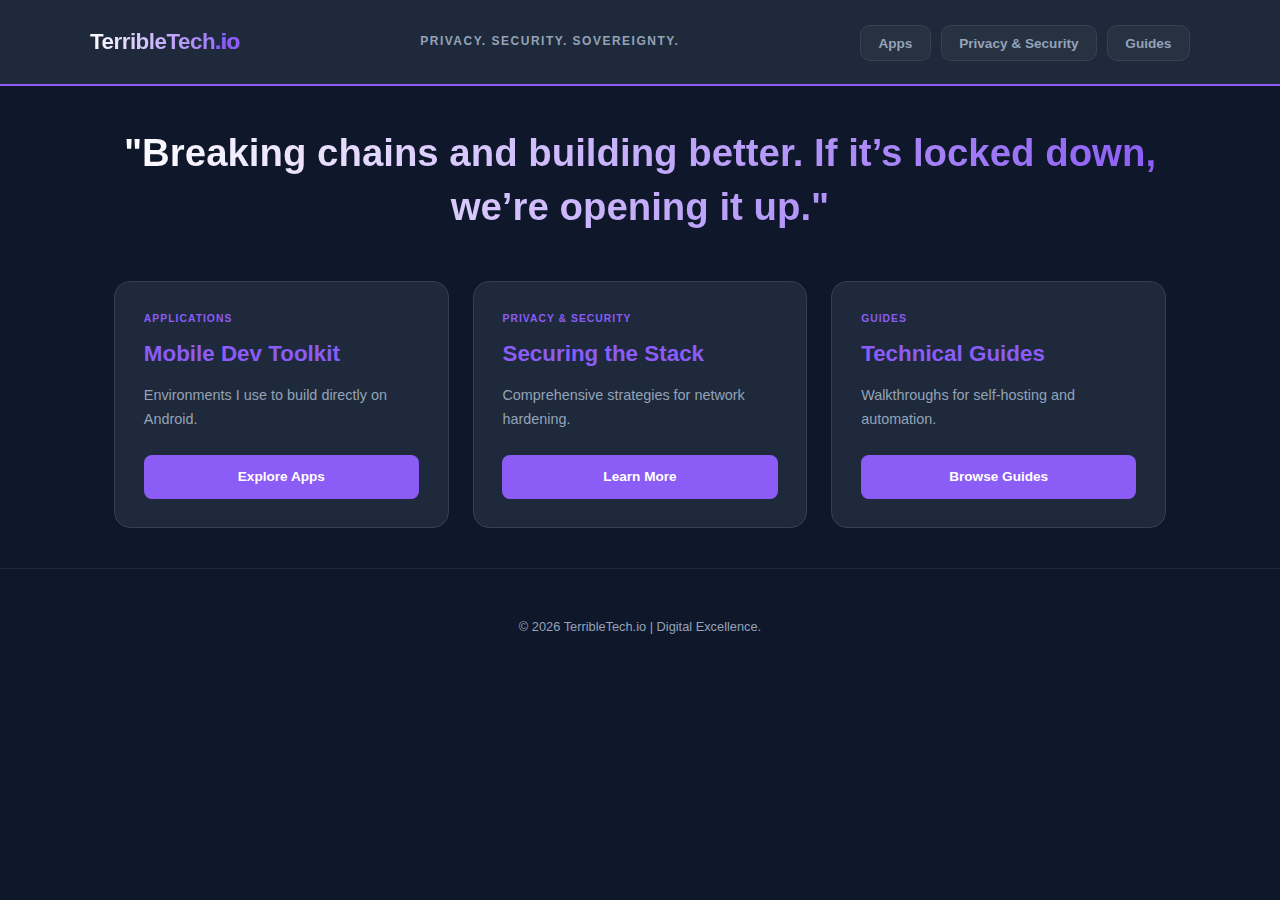
<file: index.html>
<!DOCTYPE html>
<html lang="en">
<head>
    <meta charset="UTF-8">
    <meta name="viewport" content="width=device-width, initial-scale=1.0">
    <meta name="color-scheme" content="dark only">
    <title>TerribleTech</title>
    <style>
        /* --- Global Reset & Variables --- */
        * { margin: 0; padding: 0; box-sizing: border-box; }
        :root {
            --bg-dark: #0f172a; --card-bg: #1e293b; --text-main: #f8fafc;
            --text-dim: #94a3b8; --accent-purple: #8b5cf6; 
            color-scheme: dark;
        }
        body { background-color: var(--bg-dark); color: var(--text-main); font-family: 'Segoe UI', Roboto, Helvetica, Arial, sans-serif; line-height: 1.6; }

        /* --- Unified Navigation (No Jumps) --- */
        header {
            background: var(--card-bg);
            padding: 1rem;
            position: sticky;
            top: 0;
            z-index: 100;
            border-bottom: 2px solid var(--accent-purple);
            min-height: 70px; /* Forces header to stay same height */
        }

        nav {
            display: flex;
            flex-direction: column;
            align-items: center;
            max-width: 1100px;
            margin: 0 auto;
            gap: 1rem;
        }

        @media (min-width: 768px) {
            nav { flex-direction: row; justify-content: space-between; gap: 0; }
        }

        .logo {
            font-weight: 800;
            font-size: 1.4rem;
            letter-spacing: -0.5px;
            background: linear-gradient(to right, #fff, var(--accent-purple));
            -webkit-background-clip: text;
            -webkit-text-fill-color: transparent;
            text-decoration: none;
            padding: 0.5rem 0;
            border: none;
            background-color: transparent;
        }

        .logo span { -webkit-text-fill-color: var(--accent-purple); font-weight: 900; }

        .header-tagline {
            font-size: 0.75rem;
            color: var(--text-dim);
            text-transform: uppercase;
            letter-spacing: 1.5px;
            font-weight: 600;
            padding: 4px 12px;
        }

        nav ul {
            display: flex;
            list-style: none;
            gap: 0.6rem;
            flex-wrap: wrap;
            justify-content: center;
        }

        nav a {
            color: var(--text-dim);
            text-decoration: none;
            font-size: 0.85rem;
            font-weight: 600;
            padding: 0.6rem 1.1rem;
            border-radius: 10px;
            transition: all 0.2s ease-in-out;
            background: rgba(255, 255, 255, 0.04);
            border: 1px solid rgba(255, 255, 255, 0.08);
            white-space: nowrap;
        }

        nav ul a:hover {
            color: var(--text-main);
            background: rgba(139, 92, 246, 0.15);
            border-color: var(--accent-purple);
            transform: translateY(-2px);
        }

        /* --- Content Layout --- */
        main { max-width: 1100px; margin: 0 auto; padding: 2.5rem 1.5rem; }

        .hero { text-align: center; margin-bottom: 3rem; }
        .hero h1 {
            font-size: 1.5rem; 
            line-height: 1.4;
            background: linear-gradient(to right, #ffffff, var(--accent-purple));
            -webkit-background-clip: text;
            -webkit-text-fill-color: transparent;
            font-weight: 700;
        }

        @media (min-width: 900px) { .hero h1 { font-size: 2.4rem; } }

        /* --- Grid & Cards --- */
        .content-grid { display: grid; grid-template-columns: 1fr; gap: 1.5rem; }
        @media (min-width: 900px) { .content-grid { grid-template-columns: repeat(3, 1fr); } }

        .card {
            background: var(--card-bg);
            padding: 1.8rem;
            border-radius: 16px;
            border: 1px solid #334155;
            transition: transform 0.3s, border-color 0.3s;
            display: flex;
            flex-direction: column;
        }

        .card:hover { transform: translateY(-5px); border-color: var(--accent-purple); }

        .card-tag {
            font-size: 0.65rem;
            text-transform: uppercase;
            color: var(--accent-purple);
            font-weight: bold;
            margin-bottom: 0.5rem;
            letter-spacing: 1px;
        }

        .card h2 { margin-bottom: 0.8rem; font-size: 1.4rem; color: var(--accent-purple); }
        .card p { color: var(--text-dim); margin-bottom: 1.5rem; flex-grow: 1; font-size: 0.9rem; }

        .btn {
            display: inline-block;
            padding: 0.7rem 1.1rem;
            background: var(--accent-purple);
            color: white;
            text-decoration: none;
            border-radius: 8px;
            font-weight: 600;
            text-align: center;
            font-size: 0.85rem;
        }

        footer { text-align: center; padding: 3rem 2rem; color: var(--text-dim); font-size: 0.8rem; border-top: 1px solid #1e293b; }
    </style>
</head>
<body>

    <header>
        <nav>
            <a href="index.html" class="logo">TerribleTech<span>.io</span></a>
            <div class="header-tagline">Privacy. Security. Sovereignty.</div>
            <ul>
                <li><a href="apps.html">Apps</a></li>
                <li><a href="privacy-hardening.html">Privacy & Security</a></li>
                <li><a href="guides.html">Guides</a></li>
            </ul>
        </nav>
    </header>

    <main>
        <section class="hero">
            <h1>"Breaking chains and building better. If it’s locked down, we’re opening it up."</h1>
        </section>

        <section class="content-grid">
            <article class="card">
                <div class="card-tag">Applications</div>
                <h2>Mobile Dev Toolkit</h2>
                <p>Environments I use to build directly on Android.</p>
                <a href="apps.html" class="btn">Explore Apps</a>
            </article>

            <article class="card">
                <div class="card-tag">Privacy & Security</div>
                <h2>Securing the Stack</h2>
                <p>Comprehensive strategies for network hardening.</p>
                <a href="privacy-hardening.html" class="btn">Learn More</a>
            </article>

            <article id="guides" class="card">
                <div class="card-tag">Guides</div>
                <h2>Technical Guides</h2>
                <p>Walkthroughs for self-hosting and automation.</p>
                <a href="guides.html" class="btn">Browse Guides</a>
            </article>
        </section>
    </main>

    <footer>
        <p>&copy; 2026 TerribleTech.io | Digital Excellence.</p>
    </footer>

</body>
</html>
</file>
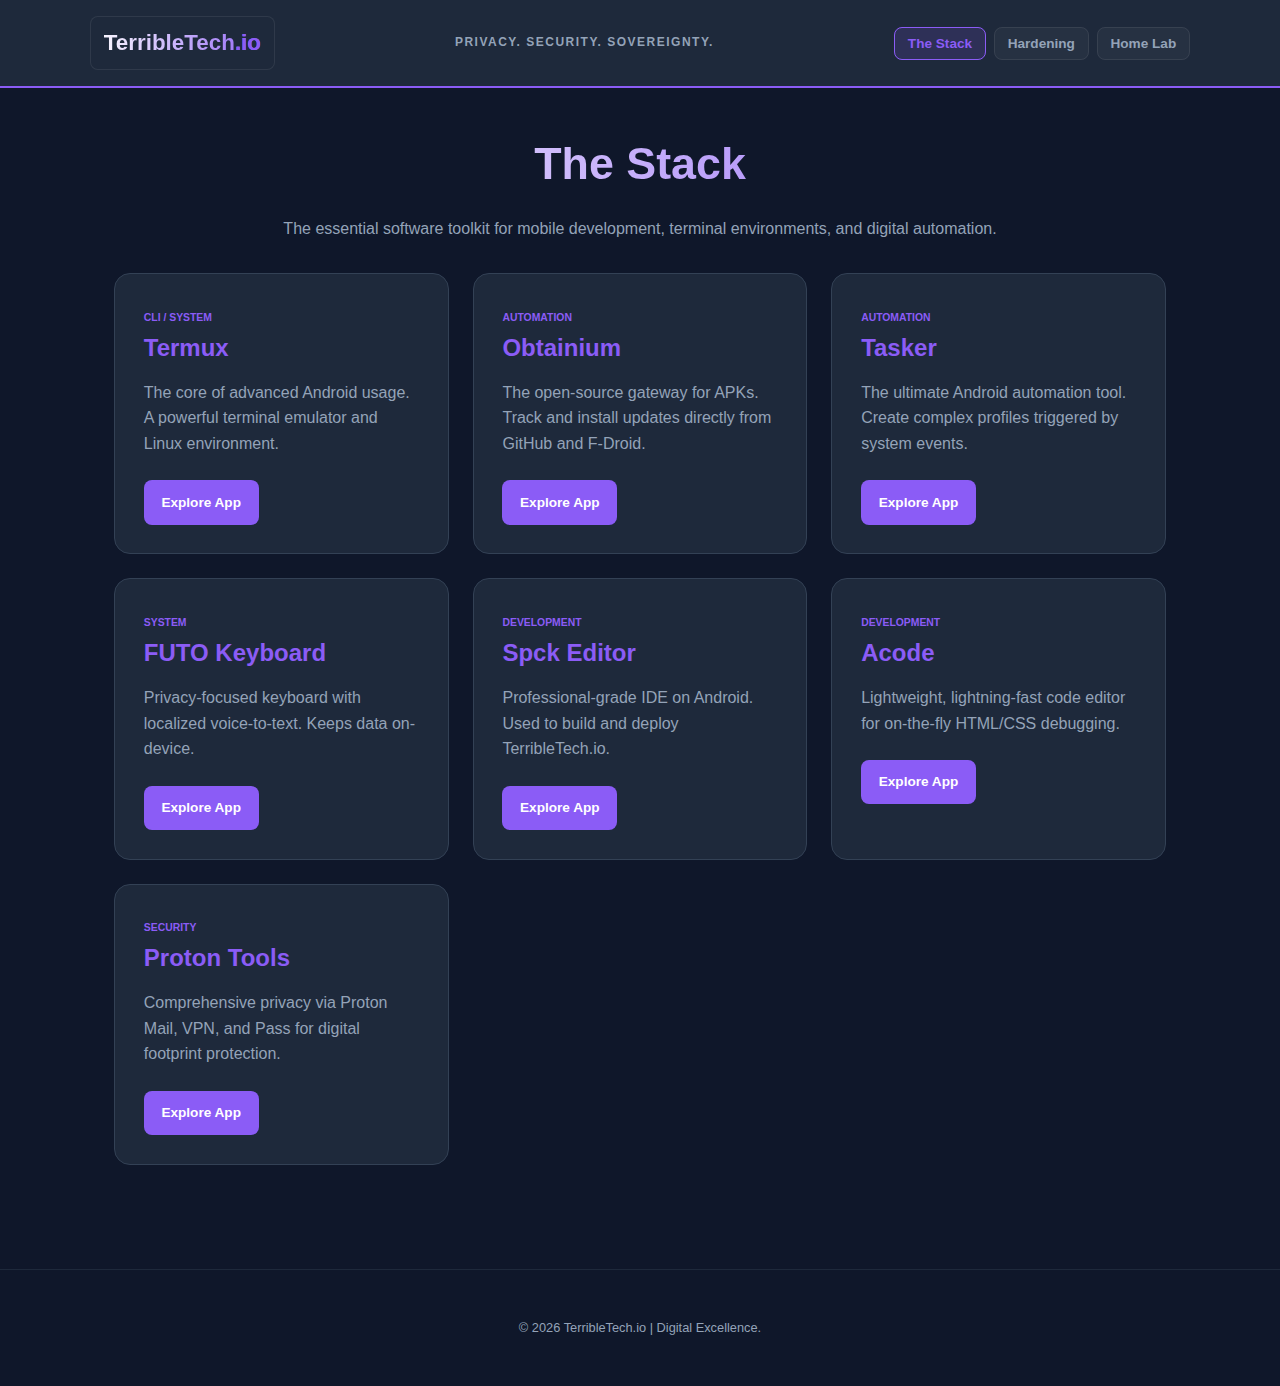
<file: apps.html>
<!DOCTYPE html>
<html lang="en">
<head>
    <meta charset="UTF-8">
    <meta name="viewport" content="width=device-width, initial-scale=1.0">
    <title>The Stack | TerribleTech</title>
    <style>
        * { margin: 0; padding: 0; box-sizing: border-box; }
        :root { --bg-dark: #0f172a; --card-bg: #1e293b; --text-main: #f8fafc; --text-dim: #94a3b8; --accent-purple: #8b5cf6; }
        body { background-color: var(--bg-dark); color: var(--text-main); font-family: 'Segoe UI', sans-serif; line-height: 1.6; }
        header { background: var(--card-bg); padding: 1rem; position: sticky; top: 0; z-index: 100; border-bottom: 2px solid var(--accent-purple); }
        nav { display: flex; flex-direction: column; align-items: center; max-width: 1100px; margin: 0 auto; gap: 0.8rem; }
        @media (min-width: 768px) { nav { flex-direction: row; justify-content: space-between; } }
        .logo { font-weight: 800; font-size: 1.4rem; background: linear-gradient(to right, #fff, var(--accent-purple)); -webkit-background-clip: text; -webkit-text-fill-color: transparent; text-decoration: none; }
        .logo span { -webkit-text-fill-color: var(--accent-purple); }
        .header-tagline { font-size: 0.75rem; color: var(--text-dim); text-transform: uppercase; letter-spacing: 1.5px; font-weight: 600; }
        nav ul { display: flex; list-style: none; gap: 0.5rem; flex-wrap: wrap; justify-content: center; }
        nav a { color: var(--text-dim); text-decoration: none; font-size: 0.85rem; font-weight: 600; padding: 0.5rem 0.8rem; border-radius: 8px; background: rgba(255, 255, 255, 0.04); border: 1px solid rgba(255, 255, 255, 0.08); }
        h1 { font-size: 2.8rem; text-align: center; margin-bottom: 1rem; background: linear-gradient(to right, #fff, var(--accent-purple)); -webkit-background-clip: text; -webkit-text-fill-color: transparent; font-weight: 700; }
        .app-grid { display: grid; grid-template-columns: repeat(auto-fit, minmax(280px, 1fr)); gap: 1.5rem; padding: 2rem 0; }
        .app-card { background: var(--card-bg); padding: 1.8rem; border-radius: 16px; border: 1px solid #334155; transition: 0.3s; }
        .app-card:hover { border-color: var(--accent-purple); transform: translateY(-5px); }
        .tag { font-size: 0.65rem; font-weight: bold; text-transform: uppercase; color: var(--accent-purple); margin-bottom: 0.5rem; }
        .app-card h2 { color: var(--accent-purple); margin-bottom: 0.8rem; }
        .btn { display: inline-block; padding: 0.7rem 1.1rem; background: var(--accent-purple); color: white; text-decoration: none; border-radius: 8px; font-weight: 600; text-align: center; font-size: 0.85rem; }
        footer { text-align: center; padding: 3rem 2rem; color: var(--text-dim); font-size: 0.8rem; border-top: 1px solid #1e293b; margin-top: 2rem; }
    </style>
</head>
<body>
    <header>
        <nav>
            <a href="index.html" class="logo">TerribleTech<span>.io</span></a>
            <div class="header-tagline">Privacy. Security. Sovereignty.</div>
            <ul>
                <li><a href="apps.html" style="color: var(--accent-purple); border-color: var(--accent-purple); background: rgba(139, 92, 246, 0.15);">The Stack</a></li>
                <li><a href="privacy-hardening.html">Hardening</a></li>
                <li><a href="guides.html">Home Lab</a></li>
            </ul>
        </nav>
    </header>
    <main style="max-width: 1100px; margin: 0 auto; padding: 2.5rem 1.5rem;">
        <h1>The Stack</h1>
        <p style="text-align:center; color:var(--text-dim);">The essential software toolkit for mobile development, terminal environments, and digital automation.</p>
        <div class="app-grid">
            <div class="app-card"><span class="tag">CLI / System</span><h2>Termux</h2><p style="color:var(--text-dim); margin-bottom:1.5rem;">The core of advanced Android usage. A powerful terminal emulator and Linux environment.</p><a href="https://termux.dev/" class="btn">Explore App</a></div>
            <div class="app-card"><span class="tag">Automation</span><h2>Obtainium</h2><p style="color:var(--text-dim); margin-bottom:1.5rem;">The open-source gateway for APKs. Track and install updates directly from GitHub and F-Droid.</p><a href="https://github.com/ImranR98/Obtainium" class="btn">Explore App</a></div>
            <div class="app-card"><span class="tag">Automation</span><h2>Tasker</h2><p style="color:var(--text-dim); margin-bottom:1.5rem;">The ultimate Android automation tool. Create complex profiles triggered by system events.</p><a href="https://tasker.joaoapps.com/" class="btn">Explore App</a></div>
            <div class="app-card"><span class="tag">System</span><h2>FUTO Keyboard</h2><p style="color:var(--text-dim); margin-bottom:1.5rem;">Privacy-focused keyboard with localized voice-to-text. Keeps data on-device.</p><a href="https://keyboard.futo.org/" class="btn">Explore App</a></div>
            <div class="app-card"><span class="tag">Development</span><h2>Spck Editor</h2><p style="color:var(--text-dim); margin-bottom:1.5rem;">Professional-grade IDE on Android. Used to build and deploy TerribleTech.io.</p><a href="https://spck.io/" class="btn">Explore App</a></div>
            <div class="app-card"><span class="tag">Development</span><h2>Acode</h2><p style="color:var(--text-dim); margin-bottom:1.5rem;">Lightweight, lightning-fast code editor for on-the-fly HTML/CSS debugging.</p><a href="https://acode.app/" class="btn">Explore App</a></div>
            <div class="app-card"><span class="tag">Security</span><h2>Proton Tools</h2><p style="color:var(--text-dim); margin-bottom:1.5rem;">Comprehensive privacy via Proton Mail, VPN, and Pass for digital footprint protection.</p><a href="https://proton.me/" class="btn">Explore App</a></div>
        </div>
    </main>
    <footer><p>&copy; 2026 TerribleTech.io | Digital Excellence.</p></footer>
</body>
</html>
</file>
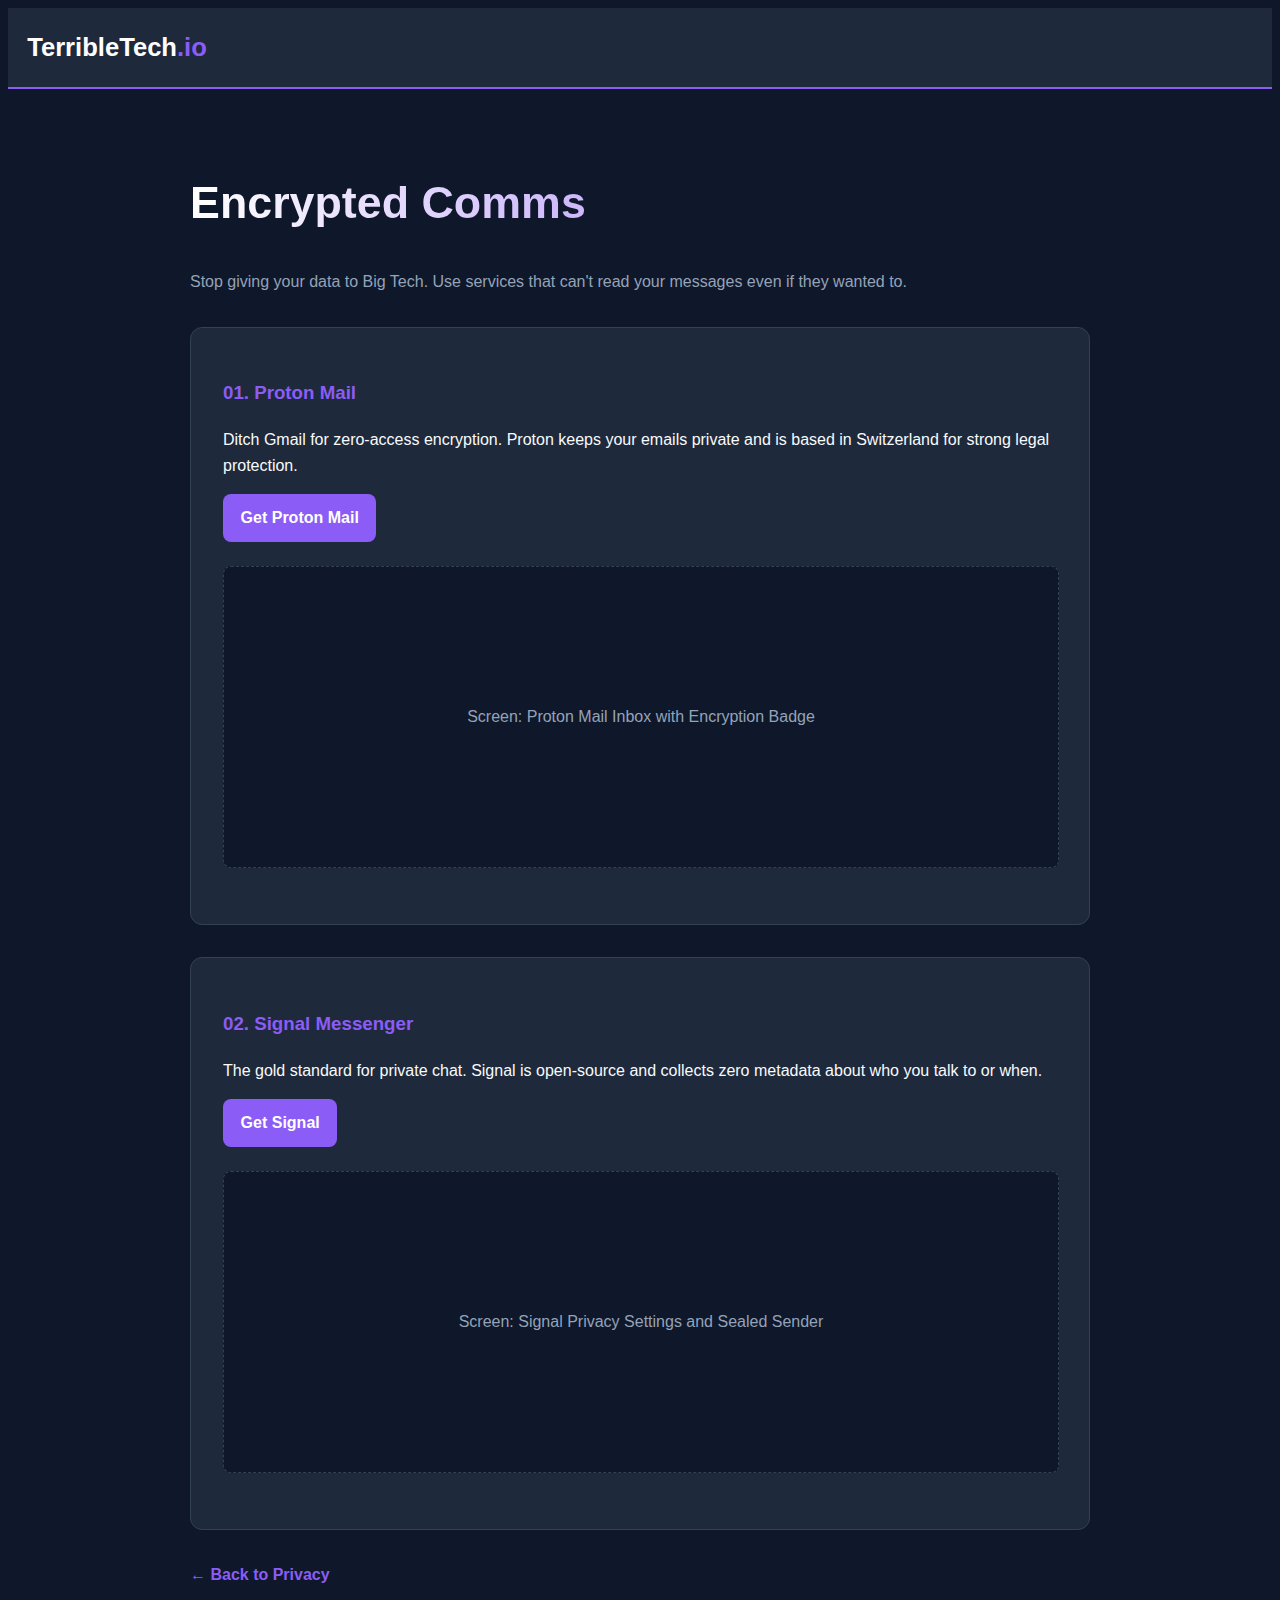
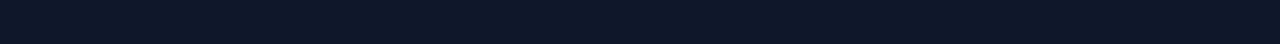
<file: encrypted-comms.html>
<!DOCTYPE html>
<html lang="en">
<head>
    <meta charset="UTF-8">
    <meta name="viewport" content="width=device-width, initial-scale=1.0">
    <title>Encrypted Comms | TerribleTech</title>
    <style>
        /* Reusing your root variables and base styles */
        :root { --bg-dark: #0f172a; --card-bg: #1e293b; --text-main: #f8fafc; --text-dim: #94a3b8; --accent-purple: #8b5cf6; }
        body { background-color: var(--bg-dark); color: var(--text-main); font-family: 'Segoe UI', sans-serif; line-height: 1.6; }
        header { background: var(--card-bg); padding: 1.2rem; border-bottom: 2px solid var(--accent-purple); }
        main { max-width: 900px; margin: 0 auto; padding: 3rem 1.5rem; }
        .step-card { background: var(--card-bg); border: 1px solid #334155; padding: 2rem; border-radius: 12px; margin-bottom: 2rem; }
        .image-placeholder { width: 100%; height: 300px; background: #0f172a; border: 1px dashed #334155; display: flex; align-items: center; justify-content: center; border-radius: 8px; margin: 1.5rem 0; color: var(--text-dim); }
        .btn { display: inline-block; padding: 0.7rem 1.1rem; background: var(--accent-purple); color: white; text-decoration: none; border-radius: 8px; font-weight: 600; }
    </style>
</head>
<body>
    <header><nav><a href="index.html" style="text-decoration:none; color:white; font-weight:800; font-size:1.6rem;">TerribleTech<span style="color:var(--accent-purple);">.io</span></a></nav></header>
    <main>
        <h1 style="font-size:2.8rem; background: linear-gradient(to right, #fff, var(--accent-purple)); -webkit-background-clip: text; -webkit-text-fill-color: transparent;">Encrypted Comms</h1>
        <p style="color:var(--text-dim); margin-bottom: 2rem;">Stop giving your data to Big Tech. Use services that can't read your messages even if they wanted to.</p>

        <div class="step-card">
            <h3 style="color:var(--accent-purple);">01. Proton Mail</h3>
            <p>Ditch Gmail for zero-access encryption. Proton keeps your emails private and is based in Switzerland for strong legal protection.</p>
            <a href="https://proton.me/mail" target="_blank" class="btn">Get Proton Mail</a>
            <div class="image-placeholder">Screen: Proton Mail Inbox with Encryption Badge</div>
        </div>

        <div class="step-card">
            <h3 style="color:var(--accent-purple);">02. Signal Messenger</h3>
            <p>The gold standard for private chat. Signal is open-source and collects zero metadata about who you talk to or when.</p>
            <a href="https://signal.org/download/" target="_blank" class="btn">Get Signal</a>
            <div class="image-placeholder">Screen: Signal Privacy Settings and Sealed Sender</div>
        </div>

        <a href="privacy-hardening.html" style="color:var(--accent-purple); text-decoration:none; font-weight:bold;">← Back to Privacy</a>
    </main>
</body>
</html>
</file>
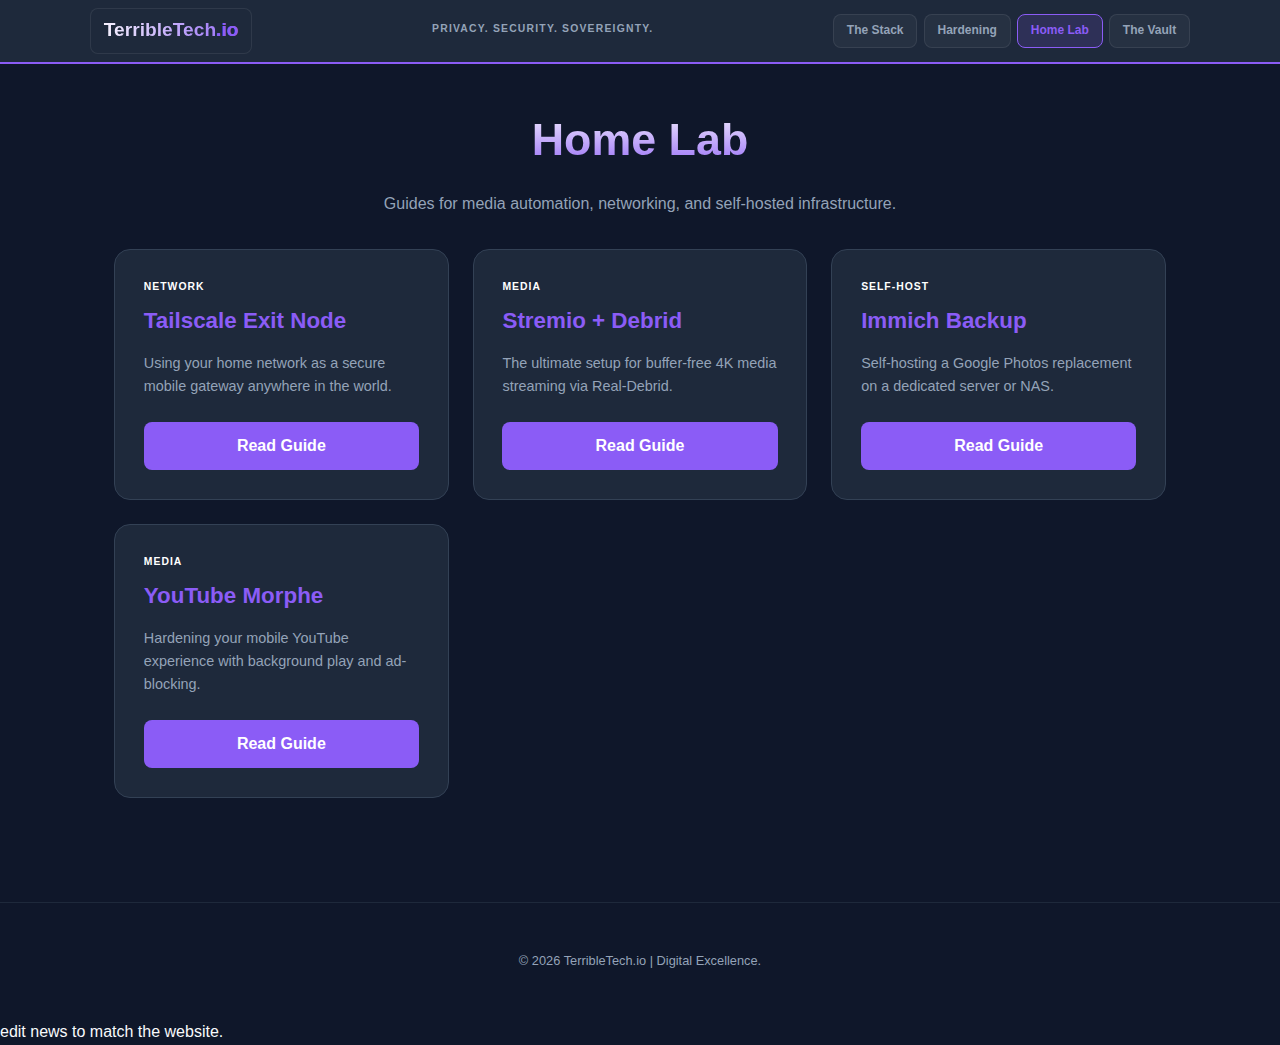
<file: guides.html>
<!DOCTYPE html>
<html lang="en">
<head>
    <meta charset="UTF-8">
    <meta name="viewport" content="width=device-width, initial-scale=1.0">
    <meta name="color-scheme" content="only dark">
    <title>Home Lab | TerribleTech</title>
    <style>
        /* Reusing the styling for exact consistency across the site */
        * { margin: 0; padding: 0; box-sizing: border-box; }
        :root { 
            --bg-dark: #0f172a; 
            --card-bg: #1e293b; 
            --text-main: #f8fafc; 
            --text-dim: #94a3b8; 
            --accent-purple: #8b5cf6; 
            color-scheme: only dark;
        }
        body { background-color: var(--bg-dark); color: var(--text-main); font-family: 'Segoe UI', sans-serif; line-height: 1.6; }
        
        /* Compact Header Fix - Matched to Index */
        header { 
            background: var(--card-bg); 
            padding: 0.5rem 1rem; 
            position: sticky; 
            top: 0; 
            z-index: 100; 
            border-bottom: 2px solid var(--accent-purple); 
            min-height: 60px; 
            display: flex; 
            align-items: center; 
        }

        /* Tighter Navigation - Matched to Index */
        nav { 
            display: flex; 
            flex-direction: column; 
            align-items: center; 
            width: 100%;
            max-width: 1100px; 
            margin: 0 auto; 
            gap: 0.4rem; 
        }
        @media (min-width: 768px) { nav { flex-direction: row; justify-content: space-between; gap: 0; } }

        .logo { 
            font-weight: 800; 
            font-size: 1.2rem; 
            background: linear-gradient(to right, #fff, var(--accent-purple)); 
            -webkit-background-clip: text; 
            -webkit-text-fill-color: transparent; 
            text-decoration: none; 
        }
        .logo span { -webkit-text-fill-color: var(--accent-purple); font-weight: 900; }

        .header-tagline { 
            font-size: 0.65rem; 
            color: var(--text-dim); 
            text-transform: uppercase; 
            letter-spacing: 1.2px; 
            font-weight: 600; 
            margin-bottom: 2px;
        }

        /* Compact Nav Buttons - Matched to Index */
        nav ul { display: flex; list-style: none; gap: 0.4rem; flex-wrap: wrap; justify-content: center; row-gap: 0.4rem; }
        nav a { 
            color: var(--text-dim); 
            text-decoration: none; 
            font-size: 0.75rem; 
            font-weight: 600; 
            padding: 0.4rem 0.8rem; 
            border-radius: 8px; 
            background: rgba(255, 255, 255, 0.04); 
            border: 1px solid rgba(255, 255, 255, 0.08); 
            display: inline-block;
        }
        nav a:hover { color: var(--text-main); background: rgba(139, 92, 246, 0.15); border-color: var(--accent-purple); }

        main { max-width: 1100px; margin: 0 auto; padding: 2.5rem 1.5rem; }
        h1 { font-size: 2.8rem; text-align: center; margin-bottom: 1rem; background: linear-gradient(to bottom, #fff, var(--accent-purple)); -webkit-background-clip: text; -webkit-text-fill-color: transparent; font-weight: 700; }
        .content-grid { display: grid; grid-template-columns: repeat(auto-fit, minmax(300px, 1fr)); gap: 1.5rem; padding-top: 2rem; }
        .card { background: var(--card-bg); padding: 1.8rem; border-radius: 16px; border: 1px solid #334155; transition: 0.3s; display: flex; flex-direction: column; }
        .card:hover { transform: translateY(-5px); border-color: var(--accent-purple); }
        
        /* Updated Tag to White */
        .tag { font-size: 0.65rem; text-transform: uppercase; color: #ffffff; font-weight: bold; margin-bottom: 0.5rem; letter-spacing: 1px; }
        
        .card h2 { margin-bottom: 0.8rem; font-size: 1.4rem; color: var(--accent-purple); }
        .card p { color: var(--text-dim); margin-bottom: 1.5rem; flex-grow: 1; font-size: 0.9rem; }
        .btn { display: inline-block; padding: 0.7rem 1.1rem; background: var(--accent-purple); color: white; text-decoration: none; border-radius: 8px; font-weight: 600; text-align: center; }
        footer { text-align: center; padding: 3rem 2rem; color: var(--text-dim); font-size: 0.8rem; border-top: 1px solid #1e293b; margin-top: 4rem; }
    </style>
</head>
<body>
    <header>
        <nav>
            <a href="index.html" class="logo">TerribleTech<span>.io</span></a>
            <div class="header-tagline">Privacy. Security. Sovereignty.</div>
            <ul>
                <li><a href="apps.html">The Stack</a></li>
                <li><a href="privacy-hardening.html">Hardening</a></li>
                <li><a href="guides.html" style="color: var(--accent-purple); border-color: var(--accent-purple); background: rgba(139, 92, 246, 0.15);">Home Lab</a></li>
                <li><a href="thevault.html">The Vault</a></li>
            </ul>
        </nav>
    </header>
    <main>
        <h1>Home Lab</h1>
        <p style="text-align:center; color:var(--text-dim);">Guides for media automation, networking, and self-hosted infrastructure.</p>
        <div class="content-grid">
            <article class="card"><span class="tag">Network</span><h2>Tailscale Exit Node</h2><p>Using your home network as a secure mobile gateway anywhere in the world.</p><a href="tailscale.html" class="btn">Read Guide</a></article>
            <article class="card"><span class="tag">Media</span><h2>Stremio + Debrid</h2><p>The ultimate setup for buffer-free 4K media streaming via Real-Debrid.</p><a href="stremio.html" class="btn">Read Guide</a></article>
            
            <article class="card"><span class="tag">Self-Host</span><h2>Immich Backup</h2><p>Self-hosting a Google Photos replacement on a dedicated server or NAS.</p><a href="Immich.html" class="btn">Read Guide</a></article>
            
            <article class="card"><span class="tag">Media</span><h2>YouTube Morphe</h2><p>Hardening your mobile YouTube experience with background play and ad-blocking.</p><a href="YtMorphe.html" class="btn">Read Guide</a></article>
        </div>
    </main>
    <footer><p>&copy; 2026 TerribleTech.io | Digital Excellence.</p></footer>
</body>
</html> edit news to match the website.
</file>
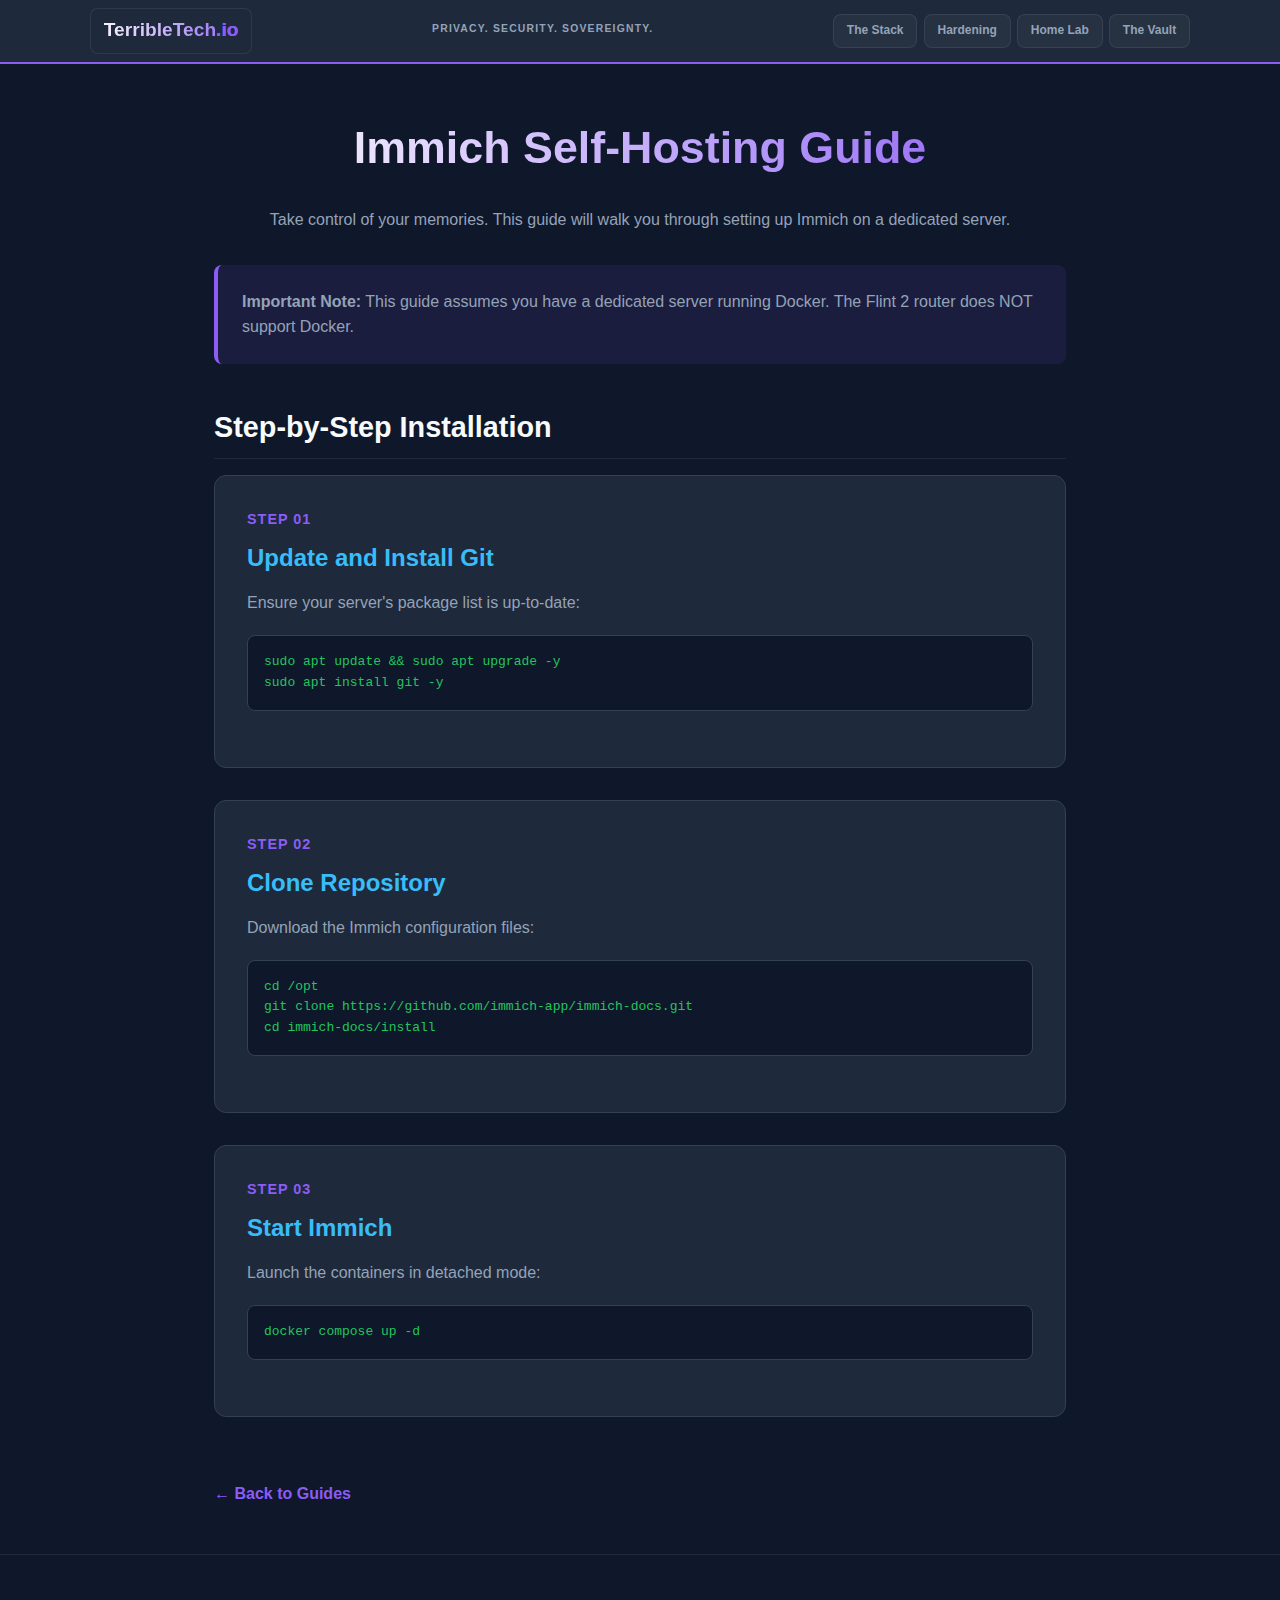
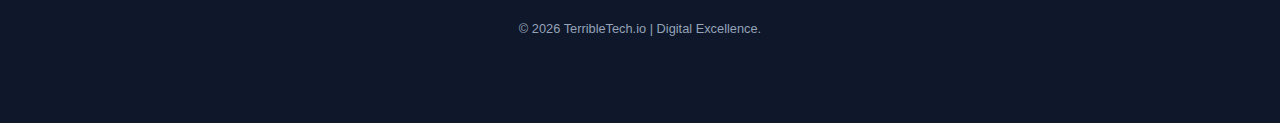
<file: Immich.html>
<!DOCTYPE html>
<html lang="en">
<head>
    <meta charset="UTF-8">
    <meta name="viewport" content="width=device-width, initial-scale=1.0">
    <meta name="color-scheme" content="only dark">
    <title>Immich Self-Hosting Guide | TerribleTech</title>
    <style>
        /* --- General Theme Styles --- */
        * { margin: 0; padding: 0; box-sizing: border-box; }

        :root {
            --bg-dark: #0f172a;
            --card-bg: #1e293b;
            --text-main: #f8fafc;
            --text-dim: #94a3b8;
            --accent-purple: #8b5cf6; 
            --accent-green: #22c55e;
            --accent-blue: #38bdf8;
            color-scheme: only dark;
        }

        body {
            background-color: var(--bg-dark);
            color: var(--text-main);
            font-family: 'Segoe UI', Roboto, sans-serif;
            line-height: 1.6;
        }

        /* --- EXACT MATCH TO STREMIO GUIDE --- */
        header {
            background: var(--card-bg); 
            padding: 0.5rem 1rem; 
            position: sticky; 
            top: 0; 
            z-index: 100;
            border-bottom: 2px solid var(--accent-purple); 
            min-height: 60px; 
            display: flex; 
            align-items: center;
        }

        nav { 
            display: flex; 
            flex-direction: column; 
            align-items: center; 
            width: 100%; 
            max-width: 1100px; 
            margin: 0 auto; 
            gap: 0.4rem; 
        } 
        @media (min-width: 768px) { nav { flex-direction: row; justify-content: space-between; gap: 0; } }

        .logo { 
            font-weight: 800; 
            font-size: 1.2rem; 
            background: linear-gradient(to right, #fff, var(--accent-purple)); 
            -webkit-background-clip: text; 
            -webkit-text-fill-color: transparent; 
            text-decoration: none; 
        }
        .logo span { -webkit-text-fill-color: var(--accent-purple); font-weight: 900; }

        .header-tagline { 
            font-size: 0.65rem; 
            color: var(--text-dim); 
            text-transform: uppercase; 
            letter-spacing: 1.2px; 
            font-weight: 600; 
            margin-bottom: 2px; 
        }

        nav ul { display: flex; list-style: none; gap: 0.4rem; flex-wrap: wrap; justify-content: center; row-gap: 0.4rem; }
        nav a { 
            color: var(--text-dim); 
            text-decoration: none; 
            font-size: 0.75rem; 
            font-weight: 600; 
            padding: 0.4rem 0.8rem; 
            border-radius: 8px; 
            background: rgba(255, 255, 255, 0.04); 
            border: 1px solid rgba(255, 255, 255, 0.08); 
            display: inline-block; 
        }
        nav a:hover { color: var(--text-main); background: rgba(139, 92, 246, 0.15); border-color: var(--accent-purple); }

        /* --- CONTENT AREA SPACING FIX --- */
        main {
            max-width: 900px;
            margin: 0 auto;
            padding: 3rem 1.5rem; /* Reduced padding to match Stremio exactly */
        }

        h1 {
            font-size: 2.8rem;
            margin-bottom: 1.5rem;
            background: linear-gradient(to right, #fff, var(--accent-purple));
            -webkit-background-clip: text;
            -webkit-text-fill-color: transparent;
            text-align: center;
        }

        h2 {
            font-size: 1.8rem;
            color: var(--text-main);
            margin-top: 2.5rem;
            margin-bottom: 1rem;
            border-bottom: 1px solid var(--card-bg);
            padding-bottom: 0.5rem;
        }

        h3 {
            font-size: 1.5rem;
            color: var(--accent-blue);
            margin-bottom: 0.8rem;
        }

        p { margin-bottom: 1.2rem; color: var(--text-dim); }

        .note {
            background: rgba(139, 92, 246, 0.1);
            border-left: 4px solid var(--accent-purple);
            padding: 1.5rem;
            border-radius: 8px;
            margin: 2rem 0;
            color: var(--text-dim);
        }

        .step { margin-bottom: 2rem; background: var(--card-bg); border: 1px solid #334155; padding: 2rem; border-radius: 12px; }
        .step-number { color: var(--accent-purple); font-weight: 800; font-size: 0.9rem; text-transform: uppercase; letter-spacing: 1px; display: block; margin-bottom: 0.5rem; }

        pre {
            background-color: #0f172a;
            border: 1px solid #334155;
            border-radius: 8px;
            padding: 1rem;
            overflow-x: auto;
            margin-bottom: 1.5rem;
        }

        code { color: var(--accent-green); font-family: monospace; }

        .btn-back { display: inline-block; margin-top: 2rem; color: var(--accent-purple); text-decoration: none; font-weight: bold; }

        footer { text-align: center; padding: 4rem 2rem; color: var(--text-dim); font-size: 0.8rem; border-top: 1px solid #1e293b; }
    </style>
</head>
<body>

    <header>
        <nav>
            <a href="index.html" class="logo">TerribleTech<span>.io</span></a>
            <div class="header-tagline">Privacy. Security. Sovereignty.</div>
            <ul>
                <li><a href="apps.html">The Stack</a></li>
                <li><a href="privacy-hardening.html">Hardening</a></li>
                <li><a href="guides.html">Home Lab</a></li>
                <li><a href="thevault.html">The Vault</a></li>
            </ul>
        </nav>
    </header>

    <main>
        <h1>Immich Self-Hosting Guide</h1>
        <p style="text-align:center;">Take control of your memories. This guide will walk you through setting up Immich on a dedicated server.</p>

        <div class="note">
            <strong>Important Note:</strong> This guide assumes you have a dedicated server running Docker. The Flint 2 router does NOT support Docker.
        </div>

        <h2>Step-by-Step Installation</h2>

        <div class="step">
            <span class="step-number">Step 01</span>
            <h3>Update and Install Git</h3>
            <p>Ensure your server's package list is up-to-date:</p>
            <pre><code>sudo apt update && sudo apt upgrade -y
sudo apt install git -y</code></pre>
        </div>

        <div class="step">
            <span class="step-number">Step 02</span>
            <h3>Clone Repository</h3>
            <p>Download the Immich configuration files:</p>
            <pre><code>cd /opt
git clone https://github.com/immich-app/immich-docs.git
cd immich-docs/install</code></pre>
        </div>

        <div class="step">
            <span class="step-number">Step 03</span>
            <h3>Start Immich</h3>
            <p>Launch the containers in detached mode:</p>
            <pre><code>docker compose up -d</code></pre>
        </div>

        <a href="guides.html" class="btn-back">← Back to Guides</a>
    </main>

    <footer>
        <p>&copy; 2026 TerribleTech.io | Digital Excellence.</p>
    </footer>

</body>
</html>
</file>
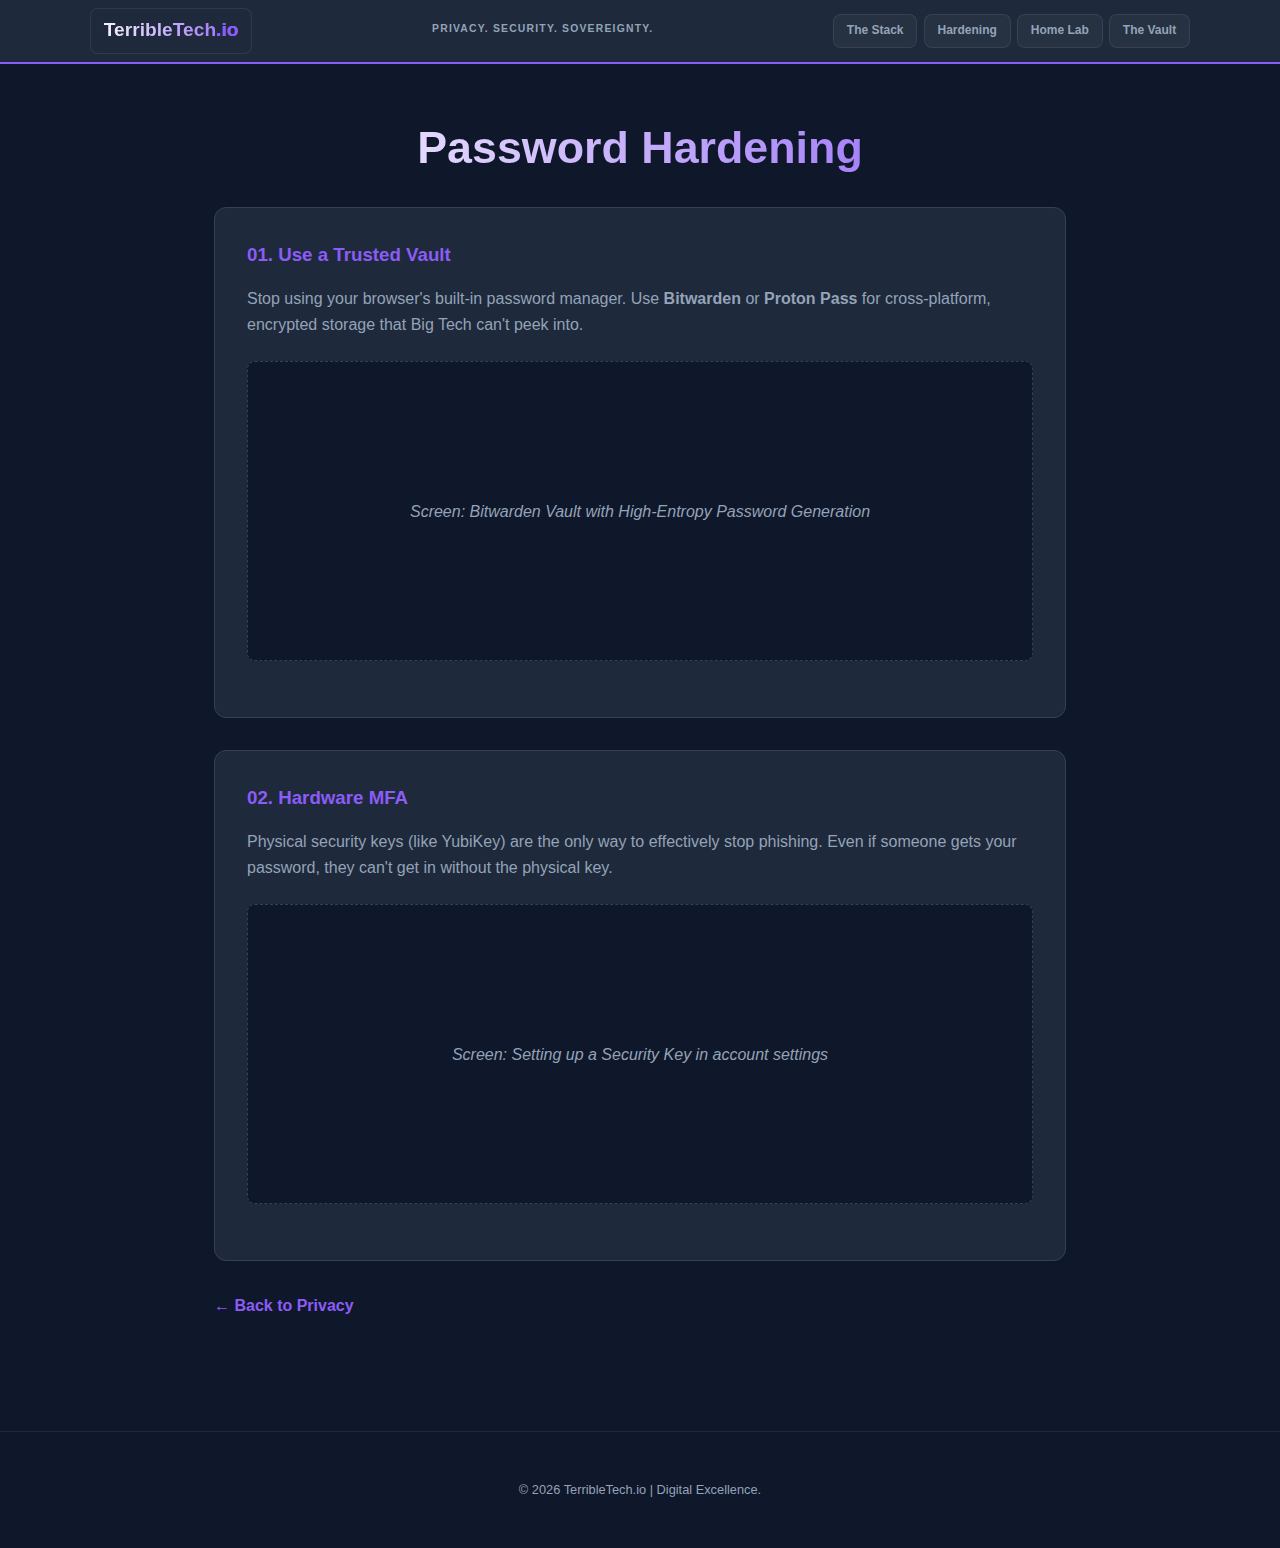
<file: password-hardening.html>
<!DOCTYPE html>
<html lang="en">
<head>
    <meta charset="UTF-8">
    <meta name="viewport" content="width=device-width, initial-scale=1.0">
    <meta name="color-scheme" content="only dark">
    <title>Password Hardening | TerribleTech</title>
    <style>
        * { margin: 0; padding: 0; box-sizing: border-box; }
        :root { 
            --bg-dark: #0f172a; 
            --card-bg: #1e293b; 
            --text-main: #f8fafc; 
            --text-dim: #94a3b8; 
            --accent-purple: #8b5cf6; 
            color-scheme: only dark;
        }
        body { background-color: var(--bg-dark); color: var(--text-main); font-family: 'Segoe UI', Roboto, sans-serif; line-height: 1.6; }

        /* Compact Header Fix - Matched to Index */
        header { 
            background: var(--card-bg); 
            padding: 0.5rem 1rem; 
            position: sticky; 
            top: 0; 
            z-index: 100; 
            border-bottom: 2px solid var(--accent-purple); 
            min-height: 60px; 
            display: flex; 
            align-items: center; 
        }

        /* Tighter Navigation - Matched to Index */
        nav { 
            display: flex; 
            flex-direction: column; 
            align-items: center; 
            width: 100%;
            max-width: 1100px; 
            margin: 0 auto; 
            gap: 0.4rem; 
        }
        @media (min-width: 768px) { nav { flex-direction: row; justify-content: space-between; gap: 0; } }

        .logo { 
            font-weight: 800; 
            font-size: 1.2rem; 
            background: linear-gradient(to right, #fff, var(--accent-purple)); 
            -webkit-background-clip: text; 
            -webkit-text-fill-color: transparent; 
            text-decoration: none; 
        }
        .logo span { -webkit-text-fill-color: var(--accent-purple); font-weight: 900; }

        .header-tagline { 
            font-size: 0.65rem; 
            color: var(--text-dim); 
            text-transform: uppercase; 
            letter-spacing: 1.2px; 
            font-weight: 600; 
            margin-bottom: 2px;
        }

        /* Compact Nav Buttons - Matched to Index */
        nav ul { display: flex; list-style: none; gap: 0.4rem; flex-wrap: wrap; justify-content: center; row-gap: 0.4rem; }
        nav a { 
            color: var(--text-dim); 
            text-decoration: none; 
            font-size: 0.75rem; 
            font-weight: 600; 
            padding: 0.4rem 0.8rem; 
            border-radius: 8px; 
            background: rgba(255, 255, 255, 0.04); 
            border: 1px solid rgba(255, 255, 255, 0.08); 
            display: inline-block;
        }
        nav a:hover { color: var(--text-main); background: rgba(139, 92, 246, 0.15); border-color: var(--accent-purple); }

        main { max-width: 900px; margin: 0 auto; padding: 3rem 1.5rem; }
        .step-card { background: var(--card-bg); border: 1px solid #334155; padding: 2rem; border-radius: 12px; margin-bottom: 2rem; }
        .image-placeholder { width: 100%; height: 300px; background: #0f172a; border: 1px dashed #334155; display: flex; align-items: center; justify-content: center; border-radius: 8px; margin: 1.5rem 0; color: var(--text-dim); font-style: italic; }
        .btn { display: inline-block; padding: 0.7rem 1.1rem; background: var(--accent-purple); color: white; text-decoration: none; border-radius: 8px; font-weight: 600; text-align: center; font-size: 0.85rem; }
        footer { text-align: center; padding: 3rem 2rem; color: var(--text-dim); font-size: 0.8rem; border-top: 1px solid #1e293b; margin-top: 4rem; }
    </style>
</head>
<body>
    <header>
        <nav>
            <a href="index.html" class="logo">TerribleTech<span>.io</span></a>
            <div class="header-tagline">Privacy. Security. Sovereignty.</div>
            <ul>
                <li><a href="apps.html">The Stack</a></li>
                <li><a href="privacy-hardening.html">Hardening</a></li>
                <li><a href="guides.html">Home Lab</a></li>
                <li><a href="thevault.html">The Vault</a></li>
            </ul>
        </nav>
    </header>
    <main>
        <h1 style="font-size:2.8rem; margin-bottom:1.5rem; background: linear-gradient(to right, #fff, var(--accent-purple)); -webkit-background-clip: text; -webkit-text-fill-color: transparent; text-align: center;">Password Hardening</h1>
        
        <div class="step-card">
            <h3 style="color:var(--accent-purple); margin-bottom:1rem;">01. Use a Trusted Vault</h3>
            <p style="color:var(--text-dim);">Stop using your browser's built-in password manager. Use <strong>Bitwarden</strong> or <strong>Proton Pass</strong> for cross-platform, encrypted storage that Big Tech can't peek into.</p>
            <div class="image-placeholder">Screen: Bitwarden Vault with High-Entropy Password Generation</div>
        </div>
        
        <div class="step-card">
            <h3 style="color:var(--accent-purple); margin-bottom:1rem;">02. Hardware MFA</h3>
            <p style="color:var(--text-dim);">Physical security keys (like YubiKey) are the only way to effectively stop phishing. Even if someone gets your password, they can't get in without the physical key.</p>
            <div class="image-placeholder">Screen: Setting up a Security Key in account settings</div>
        </div>
        
        <a href="privacy-hardening.html" style="color:var(--accent-purple); text-decoration:none; font-weight:bold;">← Back to Privacy</a>
    </main>
    <footer><p>&copy; 2026 TerribleTech.io | Digital Excellence.</p></footer>
</body>
</html>
</file>
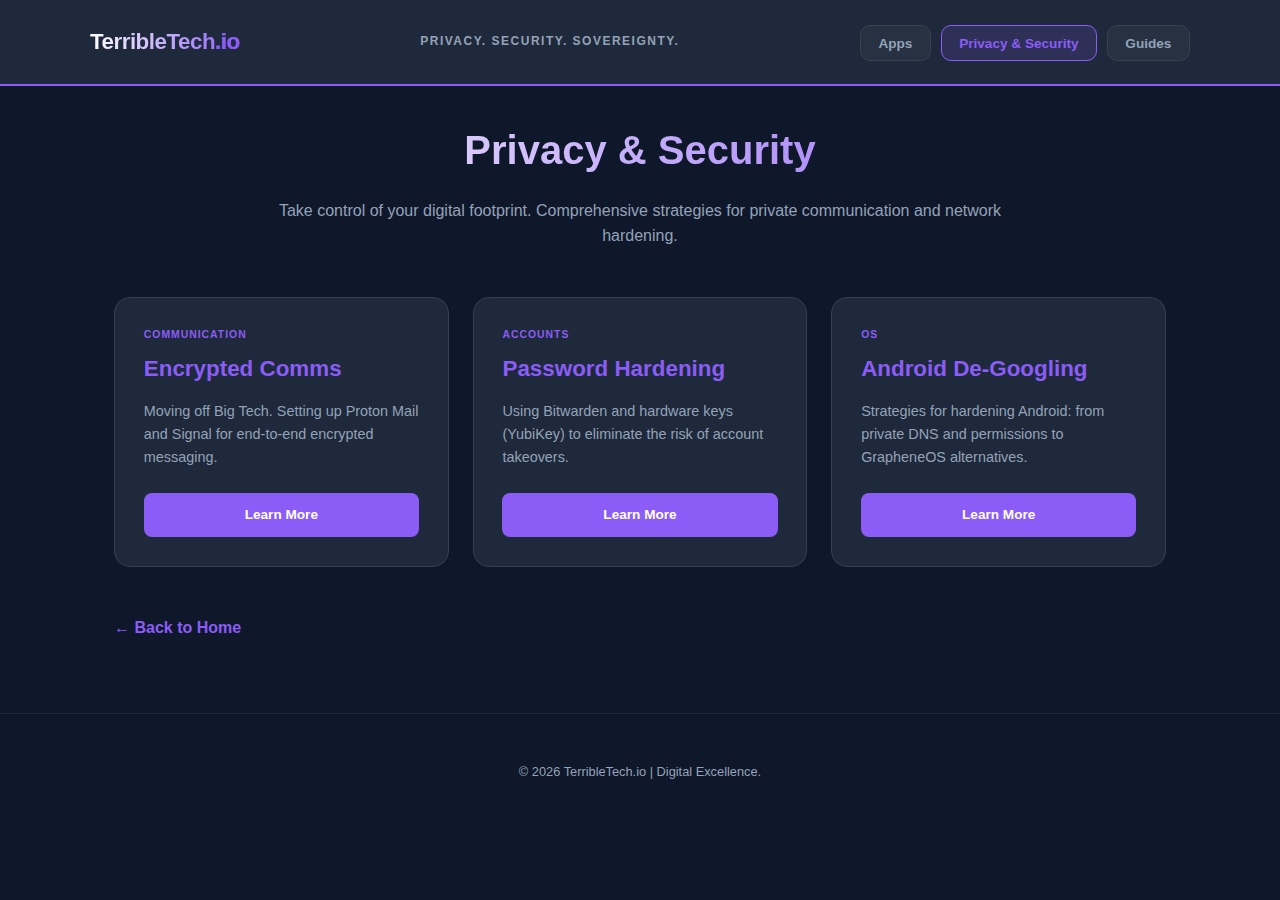
<file: privacy-hardening.html>
<!DOCTYPE html>
<html lang="en">
<head>
    <meta charset="UTF-8">
    <meta name="viewport" content="width=device-width, initial-scale=1.0">
    <meta name="color-scheme" content="dark only">
    <title>Privacy & Security | TerribleTech</title>
    <style>
        /* --- Global Reset & Variables --- */
        * { margin: 0; padding: 0; box-sizing: border-box; }
        :root {
            --bg-dark: #0f172a; --card-bg: #1e293b; --text-main: #f8fafc;
            --text-dim: #94a3b8; --accent-purple: #8b5cf6; 
            color-scheme: dark;
        }
        body { background-color: var(--bg-dark); color: var(--text-main); font-family: 'Segoe UI', Roboto, Helvetica, Arial, sans-serif; line-height: 1.6; }

        /* --- Unified Navigation (No Jumps) --- */
        header {
            background: var(--card-bg);
            padding: 1rem;
            position: sticky;
            top: 0;
            z-index: 100;
            border-bottom: 2px solid var(--accent-purple);
            min-height: 70px;
        }

        nav {
            display: flex;
            flex-direction: column;
            align-items: center;
            max-width: 1100px;
            margin: 0 auto;
            gap: 1rem;
        }

        @media (min-width: 768px) {
            nav { flex-direction: row; justify-content: space-between; gap: 0; }
        }

        .logo {
            font-weight: 800;
            font-size: 1.4rem;
            letter-spacing: -0.5px;
            background: linear-gradient(to right, #fff, var(--accent-purple));
            -webkit-background-clip: text;
            -webkit-text-fill-color: transparent;
            text-decoration: none;
            padding: 0.5rem 0;
            border: none;
            background-color: transparent;
        }

        .logo span { -webkit-text-fill-color: var(--accent-purple); font-weight: 900; }

        .header-tagline {
            font-size: 0.75rem;
            color: var(--text-dim);
            text-transform: uppercase;
            letter-spacing: 1.5px;
            font-weight: 600;
            padding: 4px 12px;
        }

        nav ul {
            display: flex;
            list-style: none;
            gap: 0.6rem;
            flex-wrap: wrap;
            justify-content: center;
        }

        nav a {
            color: var(--text-dim);
            text-decoration: none;
            font-size: 0.85rem;
            font-weight: 600;
            padding: 0.6rem 1.1rem;
            border-radius: 10px;
            transition: all 0.2s ease-in-out;
            background: rgba(255, 255, 255, 0.04);
            border: 1px solid rgba(255, 255, 255, 0.08);
            white-space: nowrap;
        }

        nav a:hover {
            color: var(--text-main);
            background: rgba(139, 92, 246, 0.15);
            border-color: var(--accent-purple);
            transform: translateY(-2px);
        }

        /* --- Content Layout --- */
        main { max-width: 1100px; margin: 0 auto; padding: 2.5rem 1.5rem; }

        h1 {
            font-size: 2.5rem;
            line-height: 1.2;
            margin-bottom: 1.5rem;
            text-align: center;
            background: linear-gradient(to right, #ffffff, var(--accent-purple));
            -webkit-background-clip: text;
            -webkit-text-fill-color: transparent;
            font-weight: 700;
        }

        .intro {
            color: var(--text-dim);
            margin-bottom: 3rem;
            text-align: center;
            max-width: 800px;
            margin: 0 auto 3rem auto;
        }

        /* --- Grid & Cards --- */
        .content-grid { display: grid; grid-template-columns: 1fr; gap: 1.5rem; }
        @media (min-width: 900px) { .content-grid { grid-template-columns: repeat(3, 1fr); } }

        .card {
            background: var(--card-bg);
            padding: 1.8rem;
            border-radius: 16px;
            border: 1px solid #334155;
            transition: transform 0.3s, border-color 0.3s;
            display: flex;
            flex-direction: column;
        }

        .card:hover { transform: translateY(-5px); border-color: var(--accent-purple); }

        .card-tag {
            font-size: 0.65rem;
            text-transform: uppercase;
            color: var(--accent-purple);
            font-weight: bold;
            margin-bottom: 0.5rem;
            letter-spacing: 1px;
        }

        .card h2 { margin-bottom: 0.8rem; font-size: 1.4rem; color: var(--accent-purple); }
        .card p { color: var(--text-dim); margin-bottom: 1.5rem; flex-grow: 1; font-size: 0.9rem; }

        .btn {
            display: inline-block;
            padding: 0.7rem 1.1rem;
            background: var(--accent-purple);
            color: white;
            text-decoration: none;
            border-radius: 8px;
            font-weight: 600;
            text-align: center;
            font-size: 0.85rem;
        }

        .btn-back {
            display: inline-block;
            margin-top: 3rem;
            color: var(--accent-purple);
            text-decoration: none;
            font-weight: bold;
            transition: color 0.3s;
        }

        .btn-back:hover { color: #fff; }

        footer { text-align: center; padding: 3rem 2rem; color: var(--text-dim); font-size: 0.8rem; border-top: 1px solid #1e293b; margin-top: 2rem; }
    </style>
</head>
<body>

    <header>
        <nav>
            <a href="index.html" class="logo">TerribleTech<span>.io</span></a>
            <div class="header-tagline">Privacy. Security. Sovereignty.</div>
            <ul>
                <li><a href="apps.html">Apps</a></li>
                <li><a href="privacy-hardening.html" style="color: var(--accent-purple); border-color: var(--accent-purple); background: rgba(139, 92, 246, 0.15);">Privacy & Security</a></li>
                <li><a href="guides.html">Guides</a></li>
            </ul>
        </nav>
    </header>

    <main>
        <h1>Privacy & Security</h1>
        <p class="intro">Take control of your digital footprint. Comprehensive strategies for private communication and network hardening.</p>
        
        <div class="content-grid">
            <article class="card">
                <span class="card-tag">Communication</span>
                <h2>Encrypted Comms</h2>
                <p>Moving off Big Tech. Setting up Proton Mail and Signal for end-to-end encrypted messaging.</p>
                <a href="#" class="btn">Learn More</a>
            </article>

            <article class="card">
                <span class="card-tag">Accounts</span>
                <h2>Password Hardening</h2>
                <p>Using Bitwarden and hardware keys (YubiKey) to eliminate the risk of account takeovers.</p>
                <a href="#" class="btn">Learn More</a>
            </article>

            <article class="card">
                <span class="card-tag">OS</span>
                <h2>Android De-Googling</h2>
                <p>Strategies for hardening Android: from private DNS and permissions to GrapheneOS alternatives.</p>
                <a href="#" class="btn">Learn More</a>
            </article>
        </div>

        <a href="index.html" class="btn-back">← Back to Home</a>
    </main>

    <footer>
        <p>&copy; 2026 TerribleTech.io | Digital Excellence.</p>
    </footer>

</body>
</html>
</file>
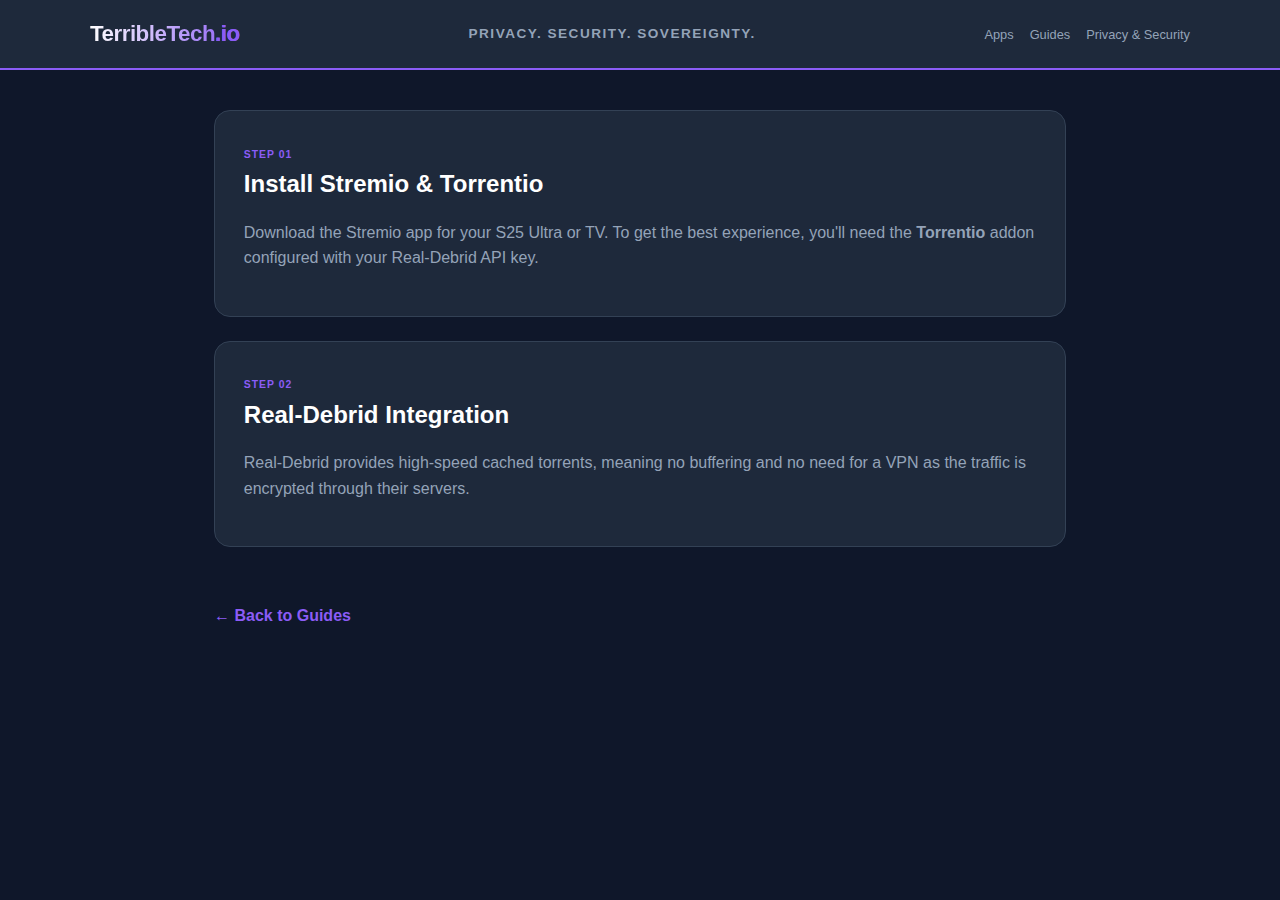
<file: stremio.html>
<!DOCTYPE html>
<html lang="en">
<head>
    <meta charset="UTF-8">
    <meta name="viewport" content="width=device-width, initial-scale=1.0">
    <meta name="color-scheme" content="dark only">
    <title>Stremio Guide | TerribleTech</title>
    <style>
        /* --- Using Your Master CSS --- */
        * { margin: 0; padding: 0; box-sizing: border-box; }
        :root {
            --bg-dark: #0f172a; --card-bg: #1e293b; --text-main: #f8fafc;
            --text-dim: #94a3b8; --accent-purple: #8b5cf6;
            color-scheme: dark;
        }
        body { background-color: var(--bg-dark); color: var(--text-main); font-family: 'Segoe UI', Roboto, sans-serif; line-height: 1.6; }
        header { background: var(--card-bg); padding: 1rem; position: sticky; top: 0; z-index: 100; border-bottom: 2px solid var(--accent-purple); }
        nav { display: flex; flex-direction: column; align-items: center; max-width: 1100px; margin: 0 auto; gap: 0.5rem; }
        @media (min-width: 768px) { nav { flex-direction: row; justify-content: space-between; } }
        .logo { font-weight: 800; font-size: 1.4rem; letter-spacing: -0.5px; background: linear-gradient(to right, #fff, var(--accent-purple)); -webkit-background-clip: text; -webkit-text-fill-color: transparent; text-decoration: none; }
        .logo span { -webkit-text-fill-color: var(--accent-purple); font-weight: 900; }
        .header-tagline { font-size: 0.85rem; color: var(--text-dim); text-transform: uppercase; letter-spacing: 1.5px; font-weight: 600; margin: 5px 0; }
        nav ul { display: flex; list-style: none; gap: 1rem; flex-wrap: wrap; justify-content: center; }
        nav a { color: var(--text-dim); text-decoration: none; font-size: 0.8rem; font-weight: 500; transition: color 0.3s; }
        nav a:hover { color: var(--accent-purple); }
        main { max-width: 900px; margin: 0 auto; padding: 2.5rem 1.5rem; }
        .card { background: var(--card-bg); padding: 1.8rem; border-radius: 16px; border: 1px solid #334155; margin-bottom: 1.5rem; }
        .card-tag { font-size: 0.65rem; text-transform: uppercase; color: var(--accent-purple); font-weight: bold; margin-bottom: 0.5rem; letter-spacing: 1px; }
        h2 { margin-bottom: 1rem; font-size: 1.5rem; color: #fff; }
        p { color: var(--text-dim); margin-bottom: 1rem; }
        code { background: #0f172a; padding: 0.2rem 0.5rem; border-radius: 4px; color: var(--accent-purple); }
        .btn-back { display: inline-block; margin-top: 2rem; color: var(--accent-purple); text-decoration: none; font-weight: 600; }
    </style>
</head>
<body>
    <header>
        <nav>
            <a href="index.html" class="logo">TerribleTech<span>.io</span></a>
            <div class="header-tagline">Privacy. Security. Sovereignty.</div>
            <ul>
                <li><a href="apps.html">Apps</a></li>
                <li><a href="guides.html">Guides</a></li>
                <li><a href="privacy-hardening.html">Privacy & Security</a></li>
            </ul>
        </nav>
    </header>
    <main>
        <div class="card">
            <span class="card-tag">Step 01</span>
            <h2>Install Stremio & Torrentio</h2>
            <p>Download the Stremio app for your S25 Ultra or TV. To get the best experience, you'll need the <strong>Torrentio</strong> addon configured with your Real-Debrid API key.</p>
        </div>
        <div class="card">
            <span class="card-tag">Step 02</span>
            <h2>Real-Debrid Integration</h2>
            <p>Real-Debrid provides high-speed cached torrents, meaning no buffering and no need for a VPN as the traffic is encrypted through their servers.</p>
        </div>
        <a href="guides.html" class="btn-back">← Back to Guides</a>
    </main>
</body>
</html>
</file>
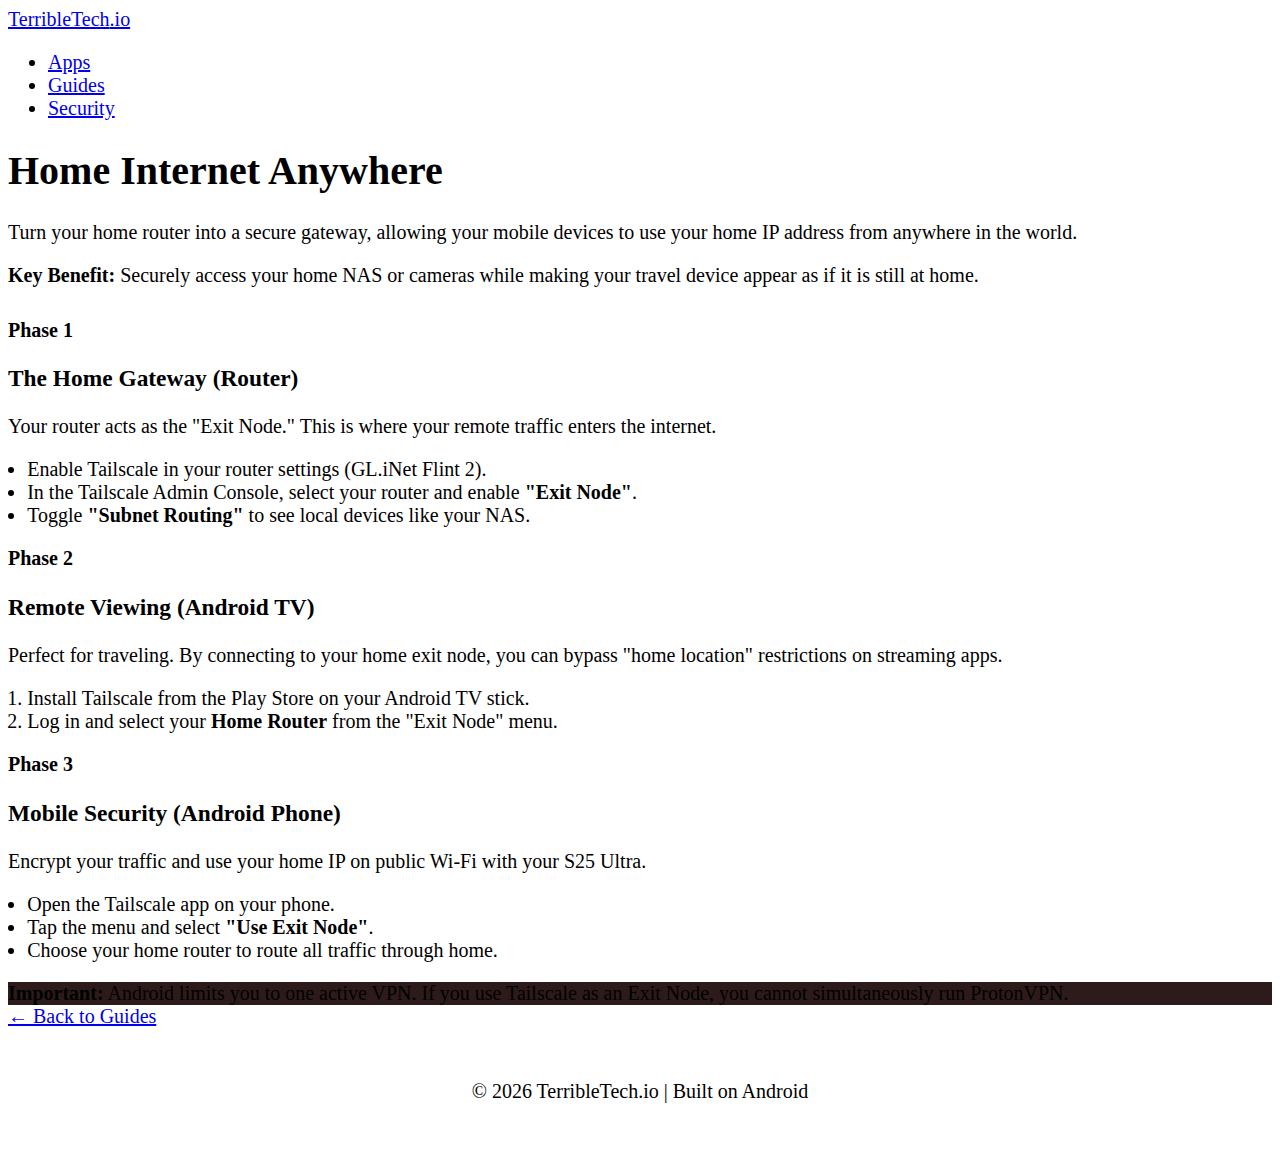
<file: tailscale.html>
<!DOCTYPE html>
<html lang="en">
<head>
    <meta charset="UTF-8">
    <meta name="viewport" content="width=device-width, initial-scale=1.0">
    <title>Tailscale Universal Guide | TerribleTech</title>
    <link rel="stylesheet" href="style.css">
</head>
<body>

    <header>
        <nav>
            <a href="index.html" class="logo">TerribleTech<span>.io</span></a>
            <ul>
                <li><a href="apps.html">Apps</a></li>
                <li><a href="guides.html">Guides</a></li>
                <li><a href="privacy-hardening.html">Security</a></li>
            </ul>
        </nav>
    </header>

    <main>
        <h1>Home Internet Anywhere</h1>
        <p>Turn your home router into a secure gateway, allowing your mobile devices to use your home IP address from anywhere in the world.</p>

        <div class="card" style="border-left: 4px solid var(--accent); margin-bottom: 2rem;">
            <strong>Key Benefit:</strong> Securely access your home NAS or cameras while making your travel device appear as if it is still at home.
        </div>

        <div class="step-card">
            <span class="step-number" style="color: var(--accent); font-weight: bold;">Phase 1</span>
            <h3>The Home Gateway (Router)</h3>
            <p>Your router acts as the "Exit Node." This is where your remote traffic enters the internet.</p>
            <ul style="color: var(--text-dim); padding-left: 1.2rem; margin-top: 1rem;">
                <li>Enable Tailscale in your router settings (GL.iNet Flint 2).</li>
                <li>In the Tailscale Admin Console, select your router and enable <strong>"Exit Node"</strong>.</li>
                <li>Toggle <strong>"Subnet Routing"</strong> to see local devices like your NAS.</li>
            </ul>
        </div>

        <div class="step-card">
            <span class="step-number" style="color: var(--accent); font-weight: bold;">Phase 2</span>
            <h3>Remote Viewing (Android TV)</h3>
            <p>Perfect for traveling. By connecting to your home exit node, you can bypass "home location" restrictions on streaming apps.</p>
            <ol style="color: var(--text-dim); padding-left: 1.2rem; margin-top: 1rem;">
                <li>Install Tailscale from the Play Store on your Android TV stick.</li>
                <li>Log in and select your <strong>Home Router</strong> from the "Exit Node" menu.</li>
            </ol>
        </div>

        <div class="step-card">
            <span class="step-number" style="color: var(--accent); font-weight: bold;">Phase 3</span>
            <h3>Mobile Security (Android Phone)</h3>
            <p>Encrypt your traffic and use your home IP on public Wi-Fi with your S25 Ultra.</p>
            <ul style="color: var(--text-dim); padding-left: 1.2rem; margin-top: 1rem;">
                <li>Open the Tailscale app on your phone.</li>
                <li>Tap the menu and select <strong>"Use Exit Node"</strong>.</li>
                <li>Choose your home router to route all traffic through home.</li>
            </ul>
        </div>

        <div class="card" style="background: #2d1b1b; border-color: #451a1a;">
            <strong>Important:</strong> Android limits you to one active VPN. If you use Tailscale as an Exit Node, you cannot simultaneously run ProtonVPN.
        </div>

        <a href="guides.html" class="btn-back">← Back to Guides</a>
    </main>

    <footer>
        <p style="text-align: center; color: var(--text-dim); padding: 2rem;">&copy; 2026 TerribleTech.io | Built on Android</p>
    </footer>

</body>
</html>
</file>
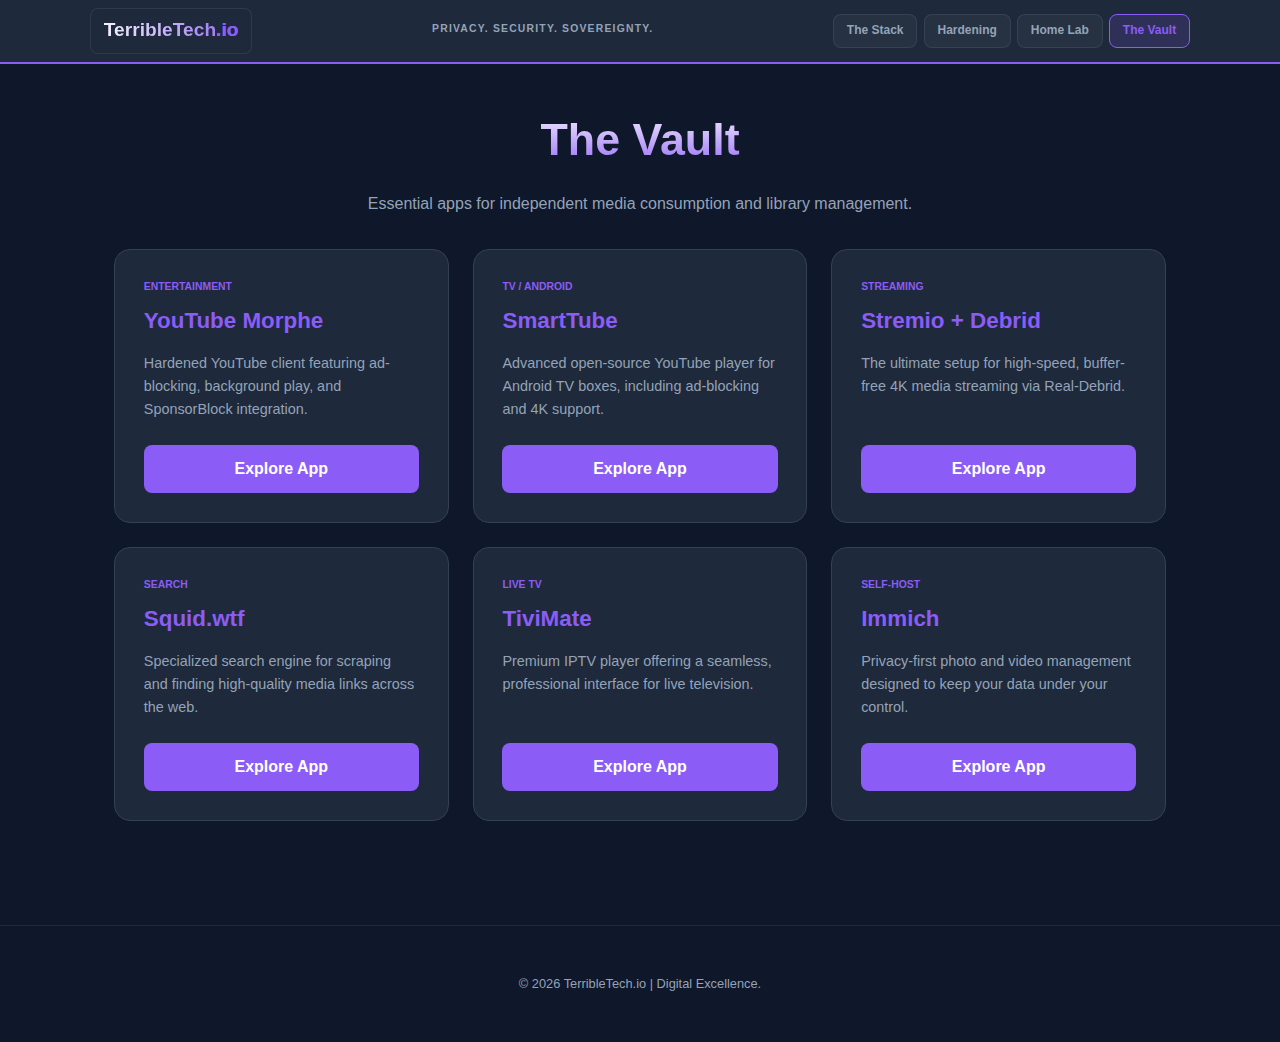
<file: thevault.html>
<!DOCTYPE html>
<html lang="en">
<head>
    <meta charset="UTF-8">
    <meta name="viewport" content="width=device-width, initial-scale=1.0">
    <meta name="color-scheme" content="only dark">
    <title>The Vault | TerribleTech</title>
    <style>
        /* Reusing the exact styling for uniformity across the site */
        * { margin: 0; padding: 0; box-sizing: border-box; }
        :root { 
            --bg-dark: #0f172a; 
            --card-bg: #1e293b; 
            --text-main: #f8fafc; 
            --text-dim: #94a3b8; 
            --accent-purple: #8b5cf6; 
            color-scheme: only dark;
        }
        body { background-color: var(--bg-dark); color: var(--text-main); font-family: 'Segoe UI', Roboto, sans-serif; line-height: 1.6; }

        /* Compact Header Fix - Matched to Index */
        header { 
            background: var(--card-bg); 
            padding: 0.5rem 1rem; 
            position: sticky; 
            top: 0; 
            z-index: 100; 
            border-bottom: 2px solid var(--accent-purple); 
            min-height: 60px; 
            display: flex; 
            align-items: center; 
        }

        /* Tighter Navigation - Matched to Index */
        nav { 
            display: flex; 
            flex-direction: column; 
            align-items: center; 
            width: 100%;
            max-width: 1100px; 
            margin: 0 auto; 
            gap: 0.4rem; 
        }
        @media (min-width: 768px) { nav { flex-direction: row; justify-content: space-between; gap: 0; } }

        .logo { 
            font-weight: 800; 
            font-size: 1.2rem; 
            background: linear-gradient(to right, #fff, var(--accent-purple)); 
            -webkit-background-clip: text; 
            -webkit-text-fill-color: transparent; 
            text-decoration: none; 
        }
        .logo span { -webkit-text-fill-color: var(--accent-purple); font-weight: 900; }

        .header-tagline { 
            font-size: 0.65rem; 
            color: var(--text-dim); 
            text-transform: uppercase; 
            letter-spacing: 1.2px; 
            font-weight: 600; 
            margin-bottom: 2px;
        }
        
        /* Compact Nav Buttons - Matched to Index */
        nav ul { 
            display: flex; 
            list-style: none; 
            gap: 0.4rem; 
            row-gap: 0.4rem; 
            flex-wrap: wrap; 
            justify-content: center; 
        }

        nav a { 
            color: var(--text-dim); 
            text-decoration: none; 
            font-size: 0.75rem; 
            font-weight: 600; 
            padding: 0.4rem 0.8rem; 
            border-radius: 8px; 
            background: rgba(255, 255, 255, 0.04); 
            border: 1px solid rgba(255, 255, 255, 0.08); 
            display: inline-block; 
        }
        nav a:hover { color: var(--text-main); background: rgba(139, 92, 246, 0.15); border-color: var(--accent-purple); }
        
        main { max-width: 1100px; margin: 0 auto; padding: 2.5rem 1.5rem; }
        h1 { font-size: 2.8rem; text-align: center; margin-bottom: 1rem; background: linear-gradient(to bottom, #fff, var(--accent-purple)); -webkit-background-clip: text; -webkit-text-fill-color: transparent; font-weight: 700; }
        .content-grid { display: grid; grid-template-columns: repeat(auto-fit, minmax(300px, 1fr)); gap: 1.5rem; padding-top: 2rem; }
        .card { background: var(--card-bg); padding: 1.8rem; border-radius: 16px; border: 1px solid #334155; transition: 0.3s; display: flex; flex-direction: column; }
        .card:hover { transform: translateY(-5px); border-color: var(--accent-purple); }
        .tag { font-size: 0.65rem; text-transform: uppercase; color: var(--accent-purple); font-weight: bold; margin-bottom: 0.5rem; }
        .card h2 { margin-bottom: 0.8rem; font-size: 1.4rem; color: var(--accent-purple); }
        .card p { color: var(--text-dim); margin-bottom: 1.5rem; flex-grow: 1; font-size: 0.9rem; }
        .btn { display: inline-block; padding: 0.7rem 1.1rem; background: var(--accent-purple); color: white; text-decoration: none; border-radius: 8px; font-weight: 600; text-align: center; }
        footer { text-align: center; padding: 3rem 2rem; color: var(--text-dim); font-size: 0.8rem; border-top: 1px solid #1e293b; margin-top: 4rem; }
    </style>
</head>
<body>
    <header>
        <nav>
            <a href="index.html" class="logo">TerribleTech<span>.io</span></a>
            <div class="header-tagline">Privacy. Security. Sovereignty.</div>
            <ul>
                <li><a href="apps.html">The Stack</a></li>
                <li><a href="privacy-hardening.html">Hardening</a></li>
                <li><a href="guides.html">Home Lab</a></li>
                <li><a href="thevault.html" style="color: var(--accent-purple); border-color: var(--accent-purple); background: rgba(139, 92, 246, 0.15);">The Vault</a></li>
            </ul>
        </nav>
    </header>
    <main>
        <h1>The Vault</h1>
        <p style="text-align:center; color:var(--text-dim);">Essential apps for independent media consumption and library management.</p>
        <div class="content-grid">
            <article class="card">
                <span class="tag">Entertainment</span>
                <h2>YouTube Morphe</h2>
                <p>Hardened YouTube client featuring ad-blocking, background play, and SponsorBlock integration.</p>
                <a href="#" class="btn">Explore App</a>
            </article>

            <article class="card">
                <span class="tag">TV / Android</span>
                <h2>SmartTube</h2>
                <p>Advanced open-source YouTube player for Android TV boxes, including ad-blocking and 4K support.</p>
                <a href="#" class="btn">Explore App</a>
            </article>

            <article class="card">
                <span class="tag">Streaming</span>
                <h2>Stremio + Debrid</h2>
                <p>The ultimate setup for high-speed, buffer-free 4K media streaming via Real-Debrid.</p>
                <a href="#" class="btn">Explore App</a>
            </article>

            <article class="card">
                <span class="tag">Search</span>
                <h2>Squid.wtf</h2>
                <p>Specialized search engine for scraping and finding high-quality media links across the web.</p>
                <a href="#" class="btn">Explore App</a>
            </article>

            <article class="card">
                <span class="tag">Live TV</span>
                <h2>TiviMate</h2>
                <p>Premium IPTV player offering a seamless, professional interface for live television.</p>
                <a href="#" class="btn">Explore App</a>
            </article>

            <article class="card">
                <span class="tag">Self-Host</span>
                <h2>Immich</h2>
                <p>Privacy-first photo and video management designed to keep your data under your control.</p>
                <a href="#" class="btn">Explore App</a>
            </article>
        </div>
    </main>
    <footer><p>&copy; 2026 TerribleTech.io | Digital Excellence.</p></footer>
</body>
</html>
</file>
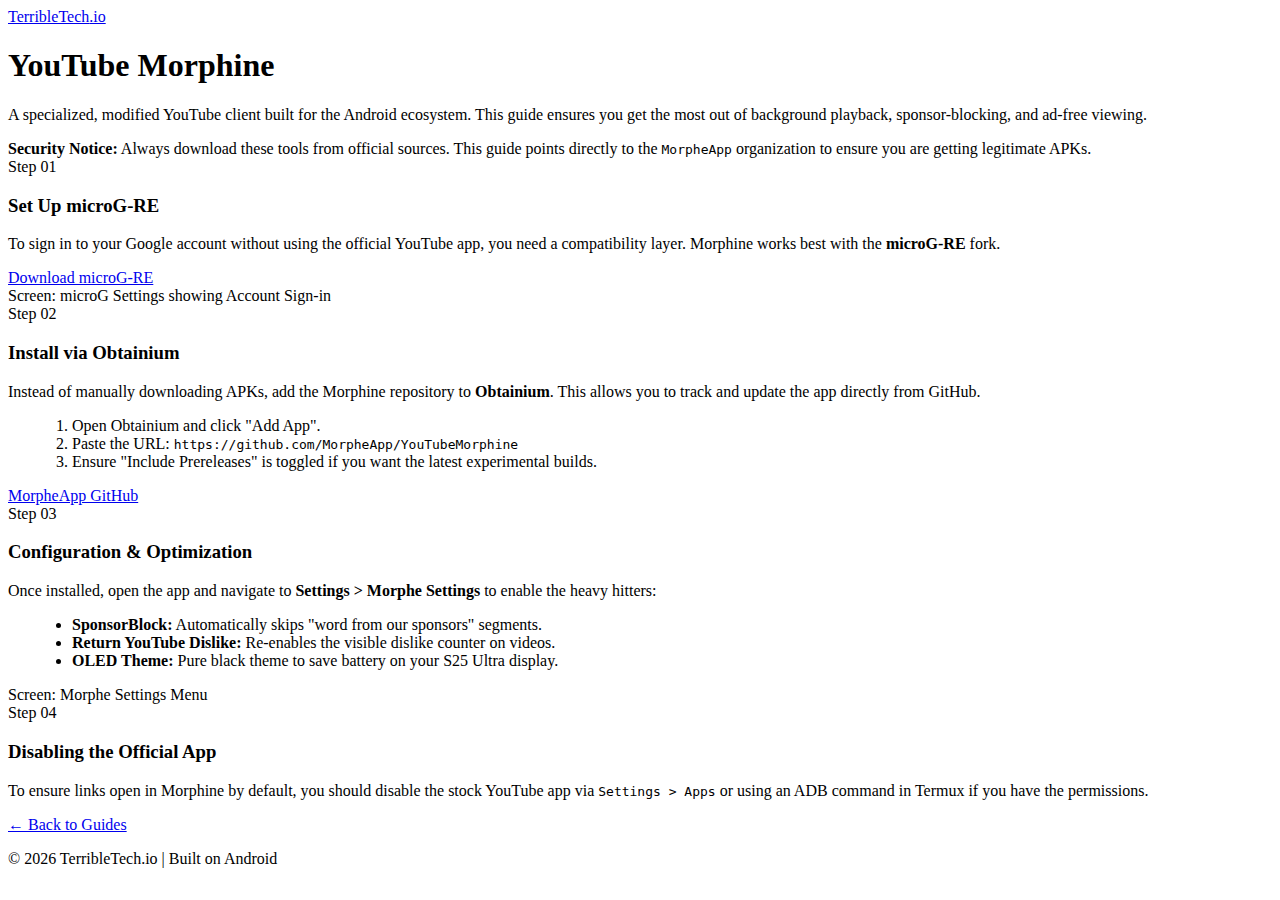
<file: YtMorphe.html>
<!DOCTYPE html>
<html lang="en">
<head>
    <meta charset="UTF-8">
    <meta name="viewport" content="width=device-width, initial-scale=1.0">
    <title>YouTube Morphine Guide | TerribleTech</title>
    <style></style>
</head>
<body>

    <header>
        <nav>
            <a href="index.html" class="logo">TerribleTech<span>.io</span></a>
        </nav>
    </header>

    <main>
        <h1>YouTube Morphine</h1>
        <p>A specialized, modified YouTube client built for the Android ecosystem. This guide ensures you get the most out of background playback, sponsor-blocking, and ad-free viewing.</p>

        <div class="warning">
            <strong>Security Notice:</strong> Always download these tools from official sources. This guide points directly to the <code>MorpheApp</code> organization to ensure you are getting legitimate APKs.
        </div>

        <div class="step-card">
            <span class="step-number">Step 01</span>
            <h3>Set Up microG-RE</h3>
            <p>To sign in to your Google account without using the official YouTube app, you need a compatibility layer. Morphine works best with the <strong>microG-RE</strong> fork.</p>
            <a href="https://github.com/mrvn-f/microG-RE/releases" target="_blank" class="btn-link">Download microG-RE</a>
            <div class="image-placeholder">Screen: microG Settings showing Account Sign-in</div>
        </div>

        <div class="step-card">
            <span class="step-number">Step 02</span>
            <h3>Install via Obtainium</h3>
            <p>Instead of manually downloading APKs, add the Morphine repository to <strong>Obtainium</strong>. This allows you to track and update the app directly from GitHub.</p>
            <ol style="margin-left: 1.5rem; color: var(--text-dim);">
                <li>Open Obtainium and click "Add App".</li>
                <li>Paste the URL: <code>https://github.com/MorpheApp/YouTubeMorphine</code></li>
                <li>Ensure "Include Prereleases" is toggled if you want the latest experimental builds.</li>
            </ol>
            <a href="https://github.com/MorpheApp" target="_blank" class="btn-link">MorpheApp GitHub</a>
        </div>

        <div class="step-card">
            <span class="step-number">Step 03</span>
            <h3>Configuration & Optimization</h3>
            <p>Once installed, open the app and navigate to <strong>Settings > Morphe Settings</strong> to enable the heavy hitters:</p>
            <ul style="margin-left: 1.5rem; color: var(--text-dim);">
                <li><strong>SponsorBlock:</strong> Automatically skips "word from our sponsors" segments.</li>
                <li><strong>Return YouTube Dislike:</strong> Re-enables the visible dislike counter on videos.</li>
                <li><strong>OLED Theme:</strong> Pure black theme to save battery on your S25 Ultra display.</li>
            </ul>
            <div class="image-placeholder">Screen: Morphe Settings Menu</div>
        </div>

        <div class="step-card">
            <span class="step-number">Step 04</span>
            <h3>Disabling the Official App</h3>
            <p>To ensure links open in Morphine by default, you should disable the stock YouTube app via <code>Settings > Apps</code> or using an ADB command in Termux if you have the permissions.</p>
        </div>

        <a href="guides.html" class="btn-back">← Back to Guides</a>
    </main>

    <footer>
        <p>&copy; 2026 TerribleTech.io | Built on Android</p>
    </footer>

</body>
</html>
</file>
<file: style.css>
body {
    font-size: 15pt;
}
</file>
